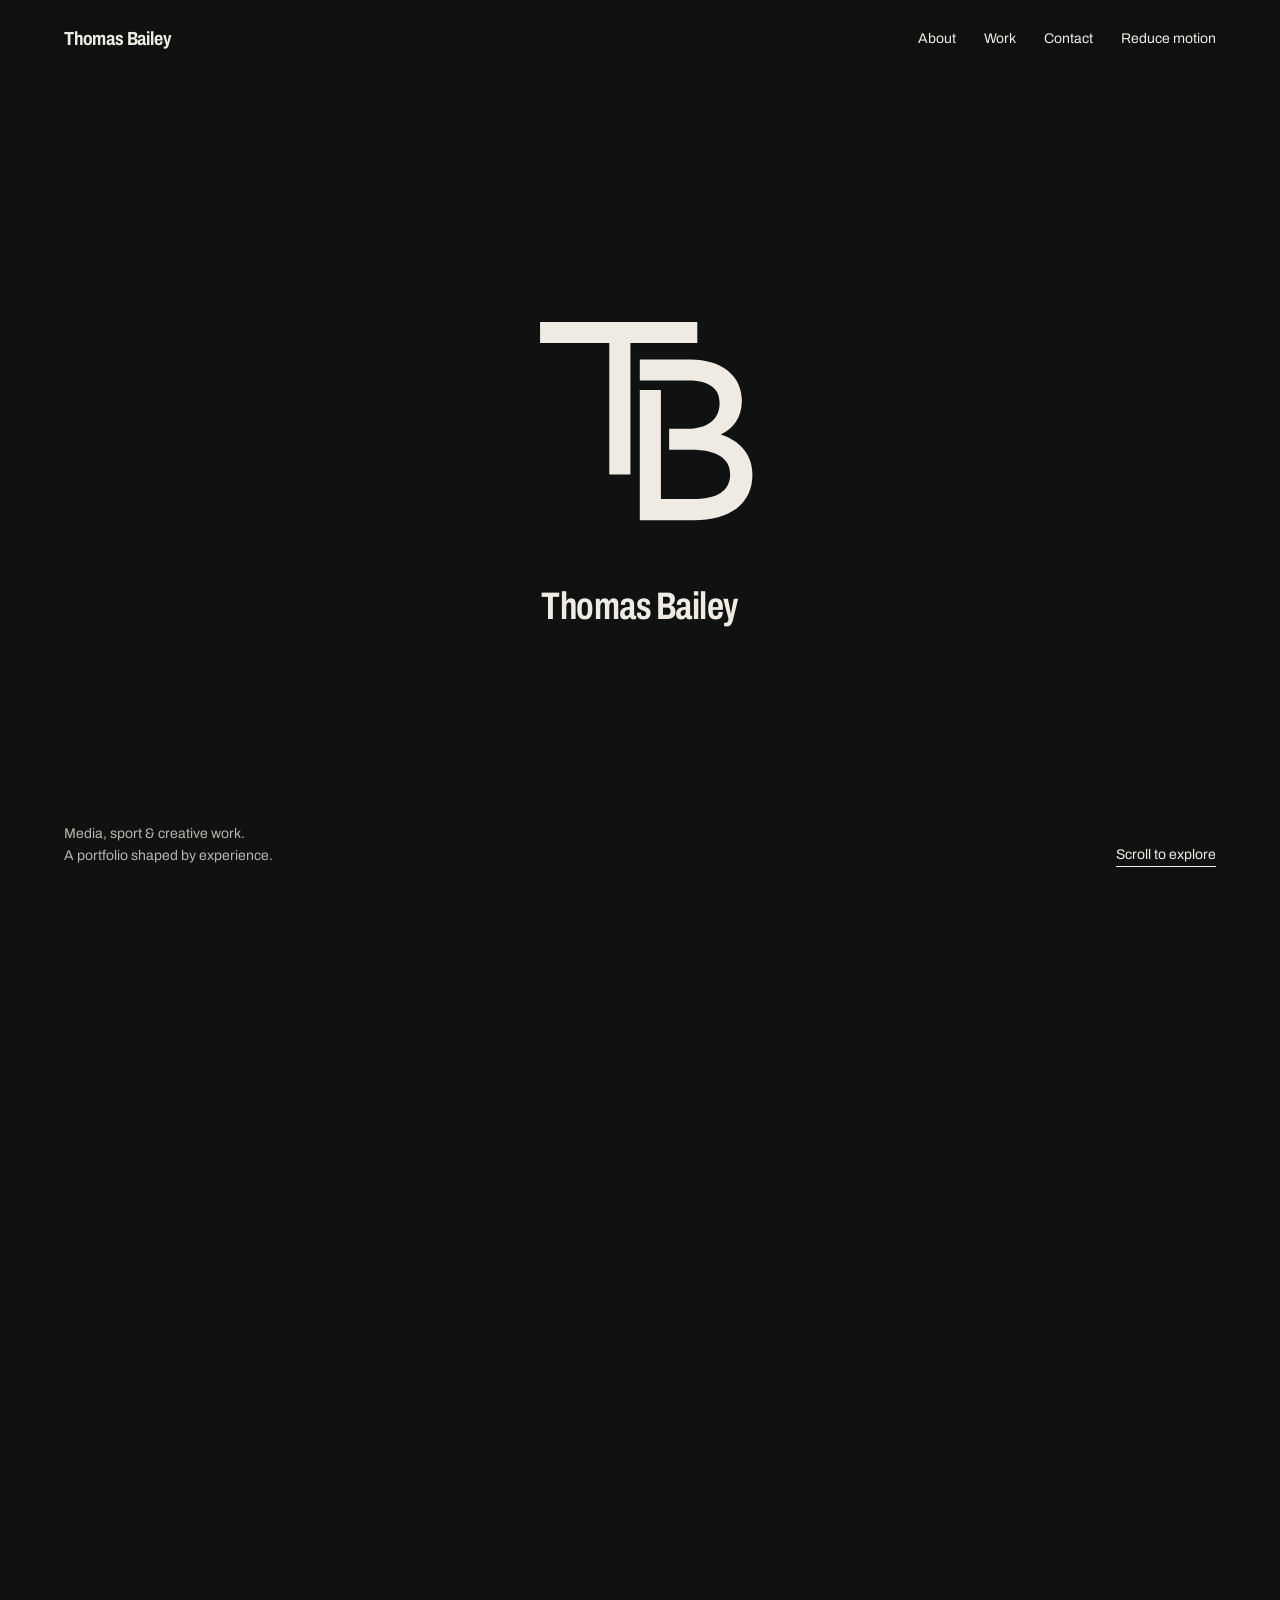
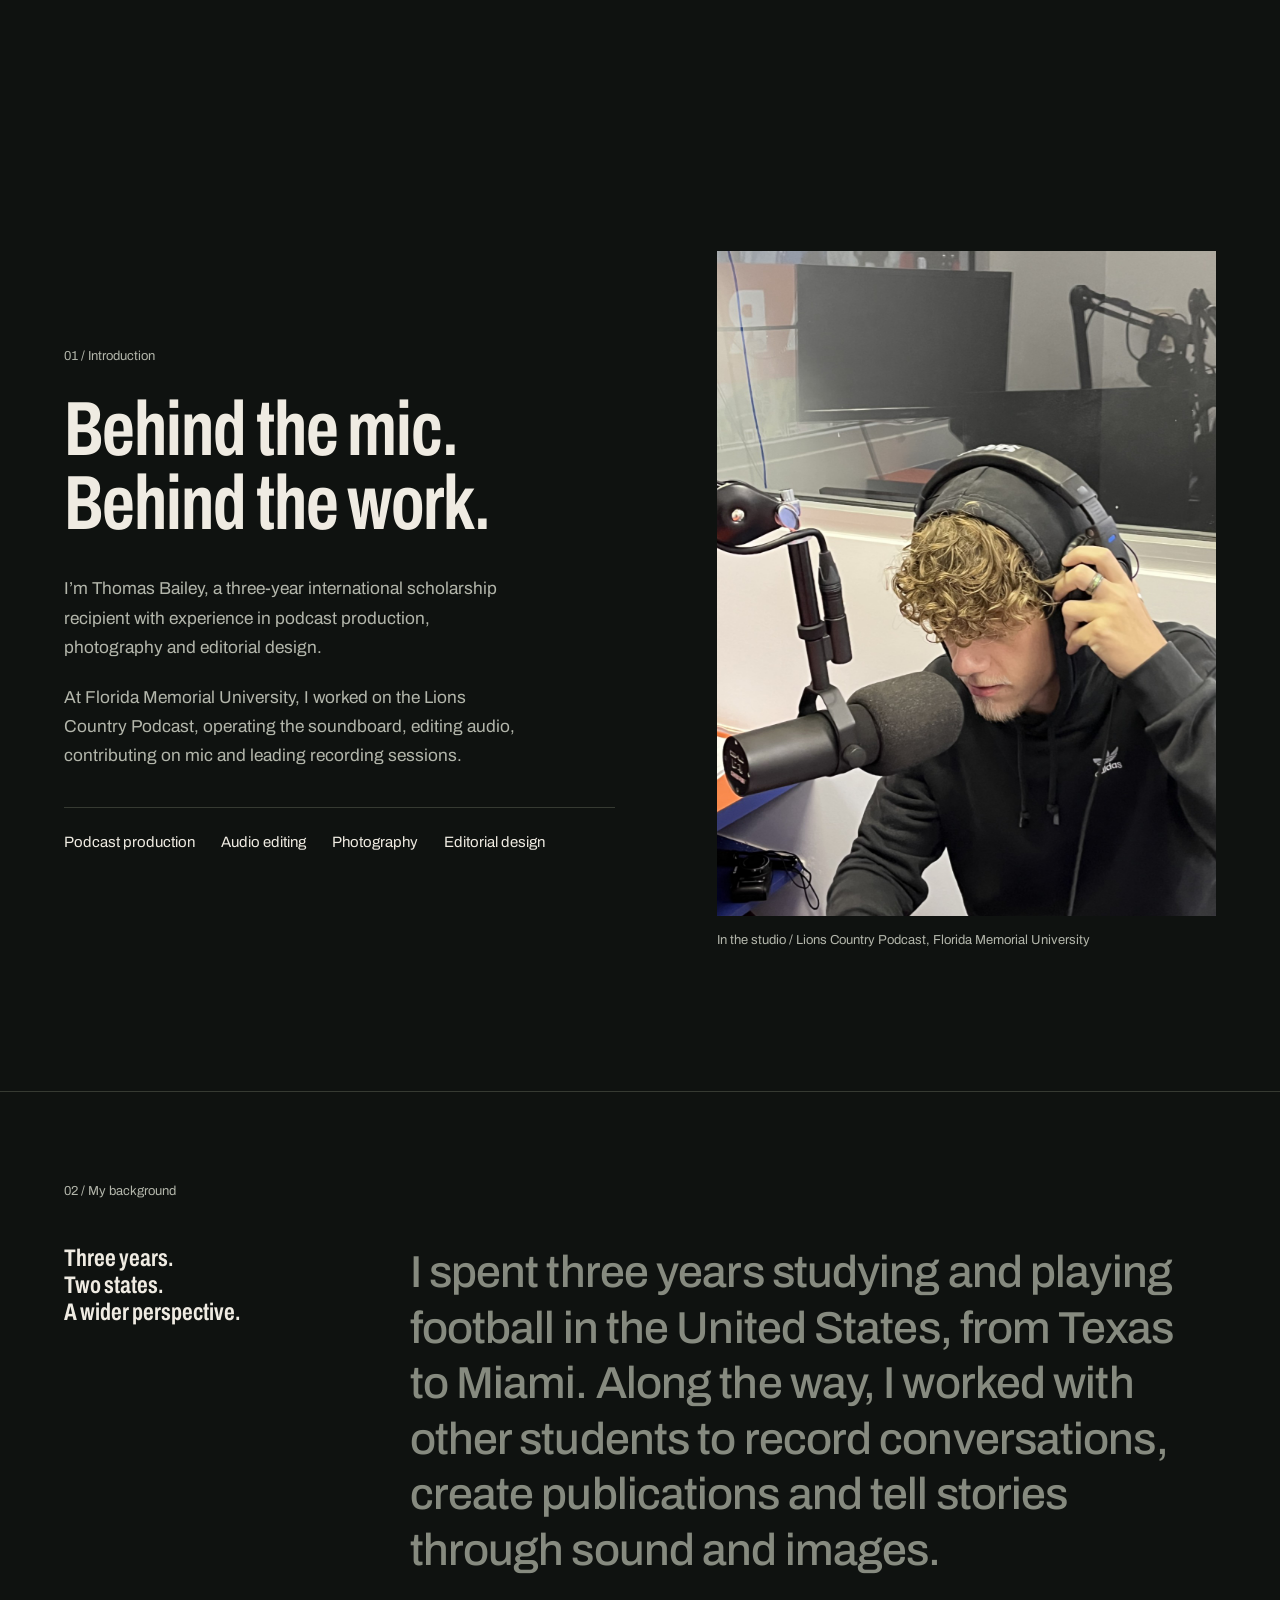
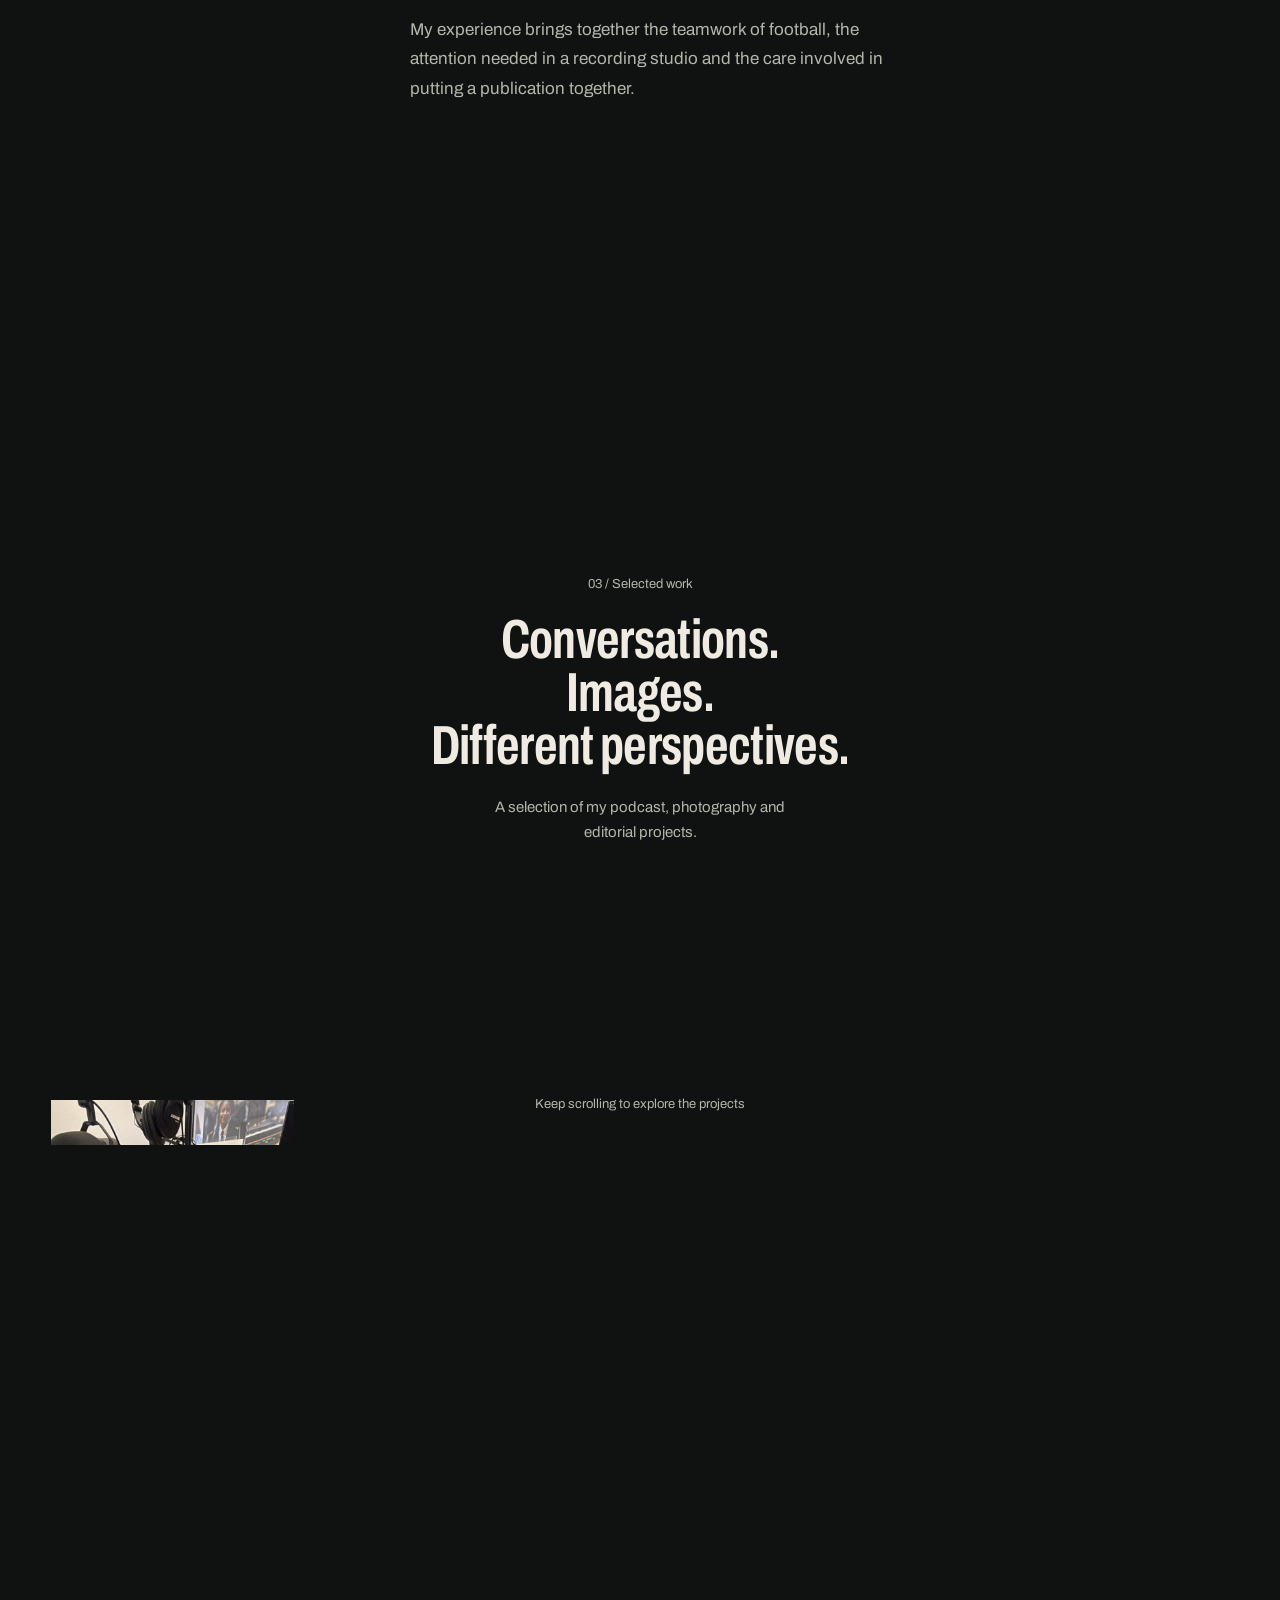
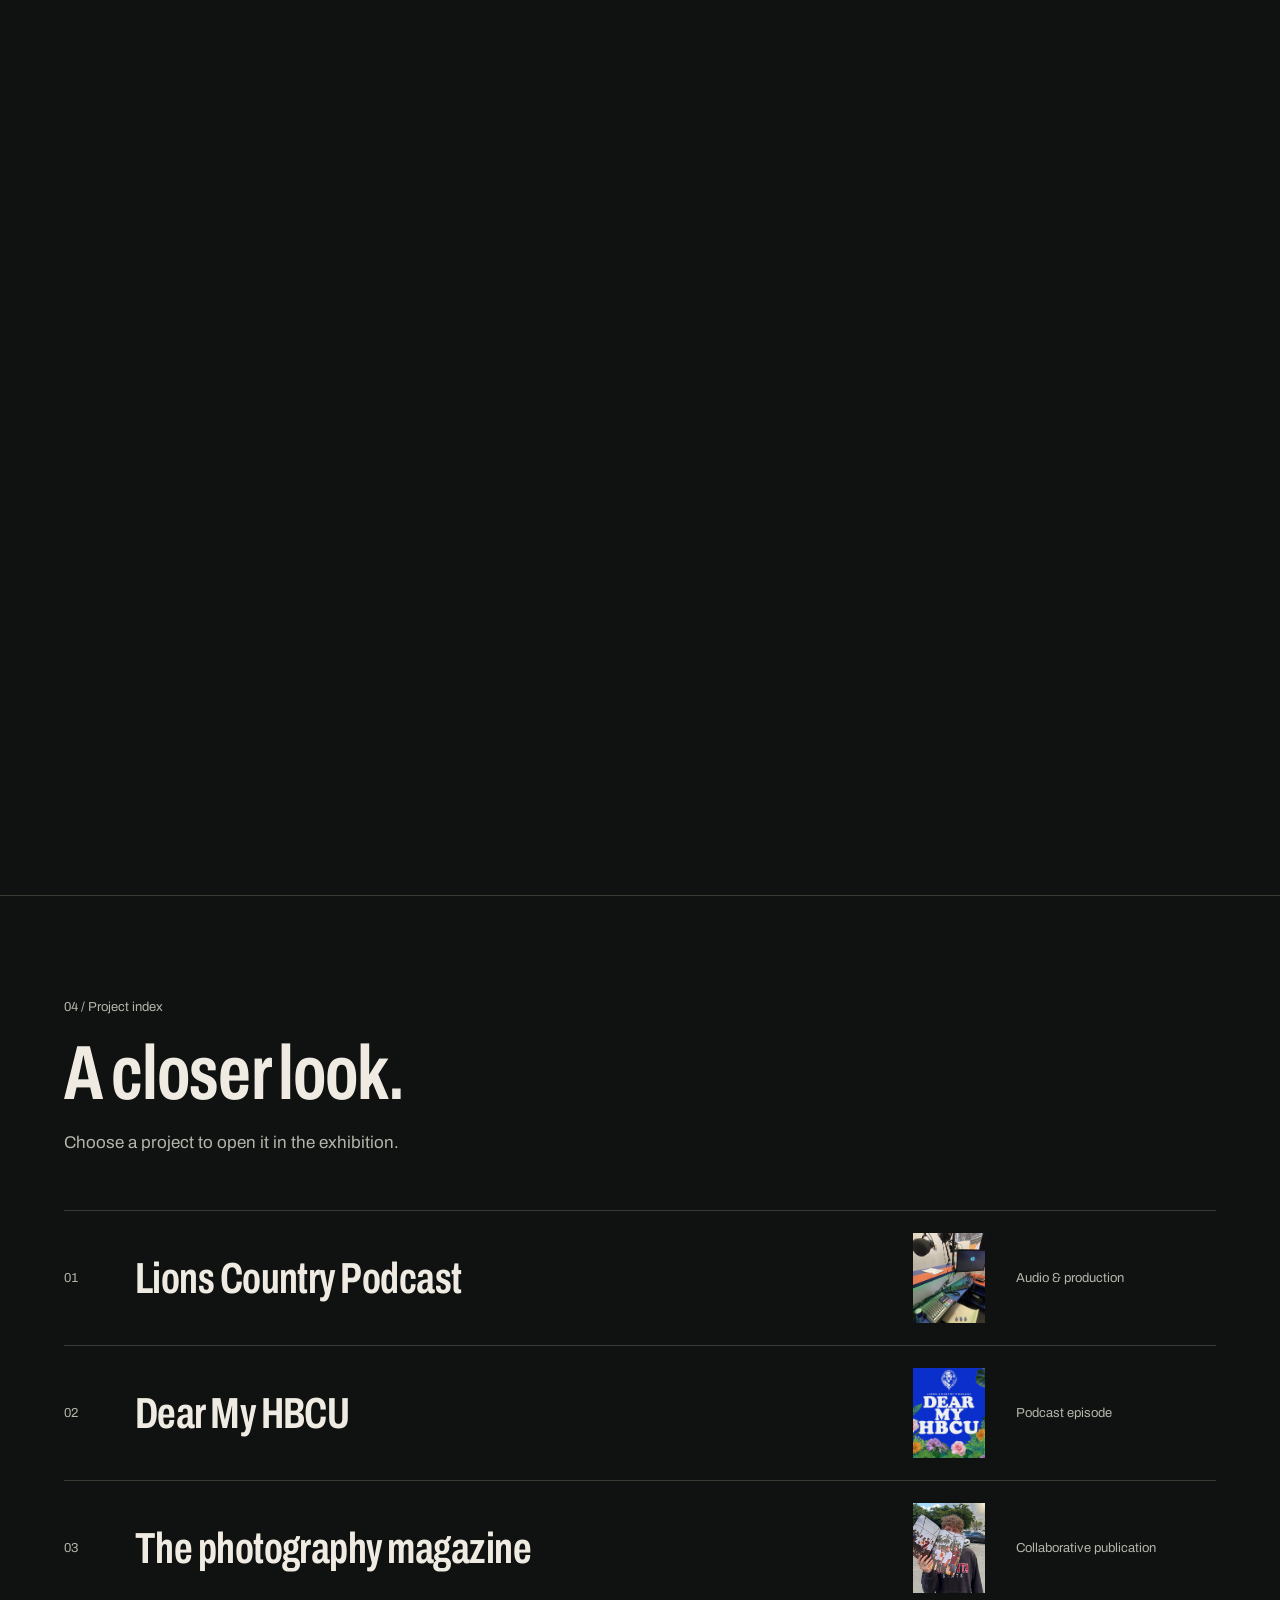
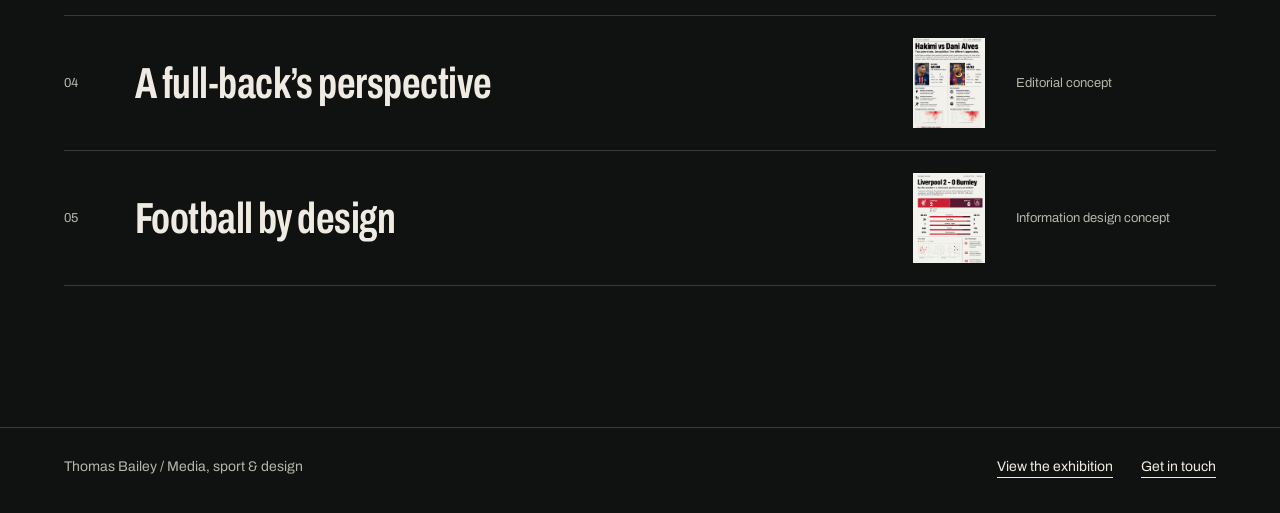
<file: index.html>
<!DOCTYPE html>
<html lang="en">
<head>
<meta charset="UTF-8">
<meta name="viewport" content="width=device-width, initial-scale=1">
<meta name="theme-color" content="#0f1210">
<meta name="description" content="Thomas Bailey's portfolio of podcast production, photography, editorial design and football storytelling.">
<meta property="og:type" content="website">
<meta property="og:title" content="Thomas Bailey | Media, Sport &amp; Design">
<meta property="og:description" content="Podcast production, photography, editorial design and football storytelling.">
<title>Thomas Bailey | Media, Sport &amp; Design</title>

<link rel="icon" href="favicon.svg" type="image/svg+xml">
<link rel="preconnect" href="https://fonts.googleapis.com">
<link rel="preconnect" href="https://fonts.gstatic.com" crossorigin>
<link href="https://fonts.googleapis.com/css2?family=Archivo:wdth,wght@62..125,100..900&display=swap" rel="stylesheet">
<link rel="stylesheet" href="styles.css">
</head>

<body class="page-home">
<header class="site-header">
  <a class="brand" href="#top">Thomas Bailey</a>
  <nav aria-label="Main navigation">
    <a href="#introduction">About</a>
    <a href="#selected-work">Work</a>
    <a class="nav-contact" href="mailto:Tom03bailey@outlook.com">Contact</a>
    <button id="motion-button" type="button" aria-pressed="false">Reduce motion</button>
  </nav>
</header>

<main>
  <!-- SECTION 01: OPENING TITLE CARD -->
  <section class="hero" id="top" aria-labelledby="hero-title">
    <div class="hero-stage">
      <div class="hero-mark">
        <!-- Custom geometric TB mark, built directly into the page. -->
        <svg class="monogram" viewBox="0 0 240 240" aria-hidden="true" focusable="false">
          <g fill="currentColor">
            <path d="M35 40H169V58H112V170H94V58H35Z"/>
            <path fill-rule="evenodd" d="
              M120 72H163
              C190 72 207 86 207 107
              C207 121 200 131 189 136
              C205 141 216 153 216 170
              C216 195 197 209 166 209
              H120V98H138V191H165
              C186 191 197 184 197 170
              C197 156 185 149 164 149
              H145V131H160
              C178 131 188 123 188 109
              C188 96 178 90 161 90
              H120Z"/>
          </g>
        </svg>
        <h1 class="hero-name display" id="hero-title">Thomas Bailey</h1>
      </div>

      <p class="hero-corner">
        Media, sport &amp; creative work.<br>
        A portfolio shaped by experience.
      </p>

      <a class="scroll-link" href="#introduction">Scroll to explore</a>
    </div>
  </section>

  <!-- SECTION 02: INTRODUCTION -->
  <section class="introduction" id="introduction" aria-labelledby="intro-title">
    <div>
      <p class="label">01 / Introduction</p>
      <h2 class="intro-heading display" id="intro-title">
        Behind the mic.<br>
        Behind the work.
      </h2>

      <p class="intro-copy">
        I’m Thomas Bailey, a three-year international scholarship
        recipient with experience in podcast production, photography
        and editorial design.
      </p>

      <p class="intro-copy">
        At Florida Memorial University, I worked on the Lions Country
        Podcast, operating the soundboard, editing audio, contributing
        on mic and leading recording sessions.
      </p>

      <ul class="roles" aria-label="Areas of experience">
        <li>Podcast production</li>
        <li>Audio editing</li>
        <li>Photography</li>
        <li>Editorial design</li>
      </ul>
    </div>

    <figure class="portrait">
      <div class="portrait-window">
        <img src="6.jpg"
             alt="Thomas Bailey wearing headphones and speaking into a studio microphone"
             width="1440" height="1920">
      </div>
      <figcaption>
        In the studio / Lions Country Podcast,
        Florida Memorial University
      </figcaption>
    </figure>
  </section>

  <!-- SECTION 03: BACKGROUND -->
  <section class="background" id="background" aria-labelledby="background-title">
    <p class="label">02 / My background</p>

    <div class="background-layout">
      <h2 class="background-heading" id="background-title">
        Three years.<br>Two states.<br>A wider perspective.
      </h2>

      <div>
        <p class="story" id="story">
          I spent three years studying and playing football in the
          United States, from Texas to Miami. Along the way, I worked
          with other students to record conversations, create
          publications and tell stories through sound and images.
        </p>

        <p class="story-note">
          My experience brings together the teamwork of football,
          the attention needed in a recording studio and the care
          involved in putting a publication together.
        </p>
      </div>
    </div>
  </section>

  <!-- SECTION 04: MOVING PROJECT COMPOSITION -->
  <section class="work-gallery" id="work-gallery" aria-labelledby="gallery-heading">
    <div class="gallery-stage">
      <div class="gallery-copy">
        <p class="label">03 / Selected work</p>
        <h2 class="display" id="gallery-heading">
          Conversations.<br>
          Images.<br>
          Different perspectives.
        </h2>
        <p>
          A selection of my podcast, photography
          and editorial projects.
        </p>
      </div>

      <div class="gallery-images" aria-hidden="true">
        <figure class="gallery-image image-one">
          <img src="podcast studio setup.jpg" alt="" width="710" height="1112" loading="lazy" decoding="async">
        </figure>
        <figure class="gallery-image image-two">
          <img src="dear-my-hbcu.jpg" alt="" width="1600" height="1600" loading="lazy" decoding="async">
        </figure>
        <figure class="gallery-image image-three">
          <img src="editorial-publication.jpg" alt="" width="1179" height="1292" loading="lazy" decoding="async">
        </figure>
        <figure class="gallery-image image-four">
          <img src="lions country pod flyer.jpg" alt="" width="1236" height="1600" loading="lazy" decoding="async">
        </figure>
        <figure class="gallery-image image-five">
          <img src="fullback-comparison.jpg" alt="" width="739" height="1024" loading="lazy" decoding="async">
        </figure>
        <figure class="gallery-image image-six">
          <img src="match-statistics.jpg" alt="" width="744" height="1024" loading="lazy" decoding="async">
        </figure>
      </div>

      <p class="gallery-instruction">Keep scrolling to explore the projects</p>
    </div>
  </section>

  <!-- SECTION 05: PROJECT INDEX -->
  <section class="project-index" id="selected-work" aria-labelledby="index-heading">
    <div class="index-intro">
      <p class="label">04 / Project index</p>
      <h2 class="display" id="index-heading">A closer look.</h2>
      <p>Choose a project to open it in the exhibition.</p>
    </div>

    <a class="project-row" href="work.html#studio-title">
      <span class="project-number">01</span>
      <span class="project-name display">Lions Country Podcast</span>
      <img src="podcast studio setup.jpg" alt="Podcast studio" width="710" height="1112" loading="lazy" decoding="async">
      <span class="project-type">Audio &amp; production</span>
    </a>

    <a class="project-row" href="work.html#hbcu-title">
      <span class="project-number">02</span>
      <span class="project-name display">Dear My HBCU</span>
      <img src="dear-my-hbcu.jpg" alt="Dear My HBCU artwork" width="1600" height="1600" loading="lazy" decoding="async">
      <span class="project-type">Podcast episode</span>
    </a>

    <a class="project-row" href="work.html#editorial-title">
      <span class="project-number">03</span>
      <span class="project-name display">The photography magazine</span>
      <img src="editorial-publication.jpg" alt="Thomas holding the student photography magazine" width="1179" height="1292" loading="lazy" decoding="async">
      <span class="project-type">Collaborative publication</span>
    </a>

    <a class="project-row" href="work.html#analysis-title">
      <span class="project-number">04</span>
      <span class="project-name display">A <span class="nowrap">full-back’s</span> perspective</span>
      <img src="fullback-comparison.jpg" alt="Full-back comparison editorial concept" width="739" height="1024" loading="lazy" decoding="async">
      <span class="project-type">Editorial concept</span>
    </a>

    <a class="project-row" href="work.html#statistics-title">
      <span class="project-number">05</span>
      <span class="project-name display">Football by design</span>
      <img src="match-statistics.jpg" alt="Football statistics layout concept" width="744" height="1024" loading="lazy" decoding="async">
      <span class="project-type">Information design concept</span>
    </a>
  </section>
</main>

<footer class="site-footer">
  <span>Thomas Bailey / Media, sport &amp; design</span>
  <nav aria-label="Footer">
    <a href="work.html">View the exhibition</a>
    <a href="mailto:Tom03bailey@outlook.com">Get in touch</a>
  </nav>
</footer>

<div class="progress" id="progress" aria-hidden="true"></div>

<script src="home.js"></script>
</body>
</html>
</file>
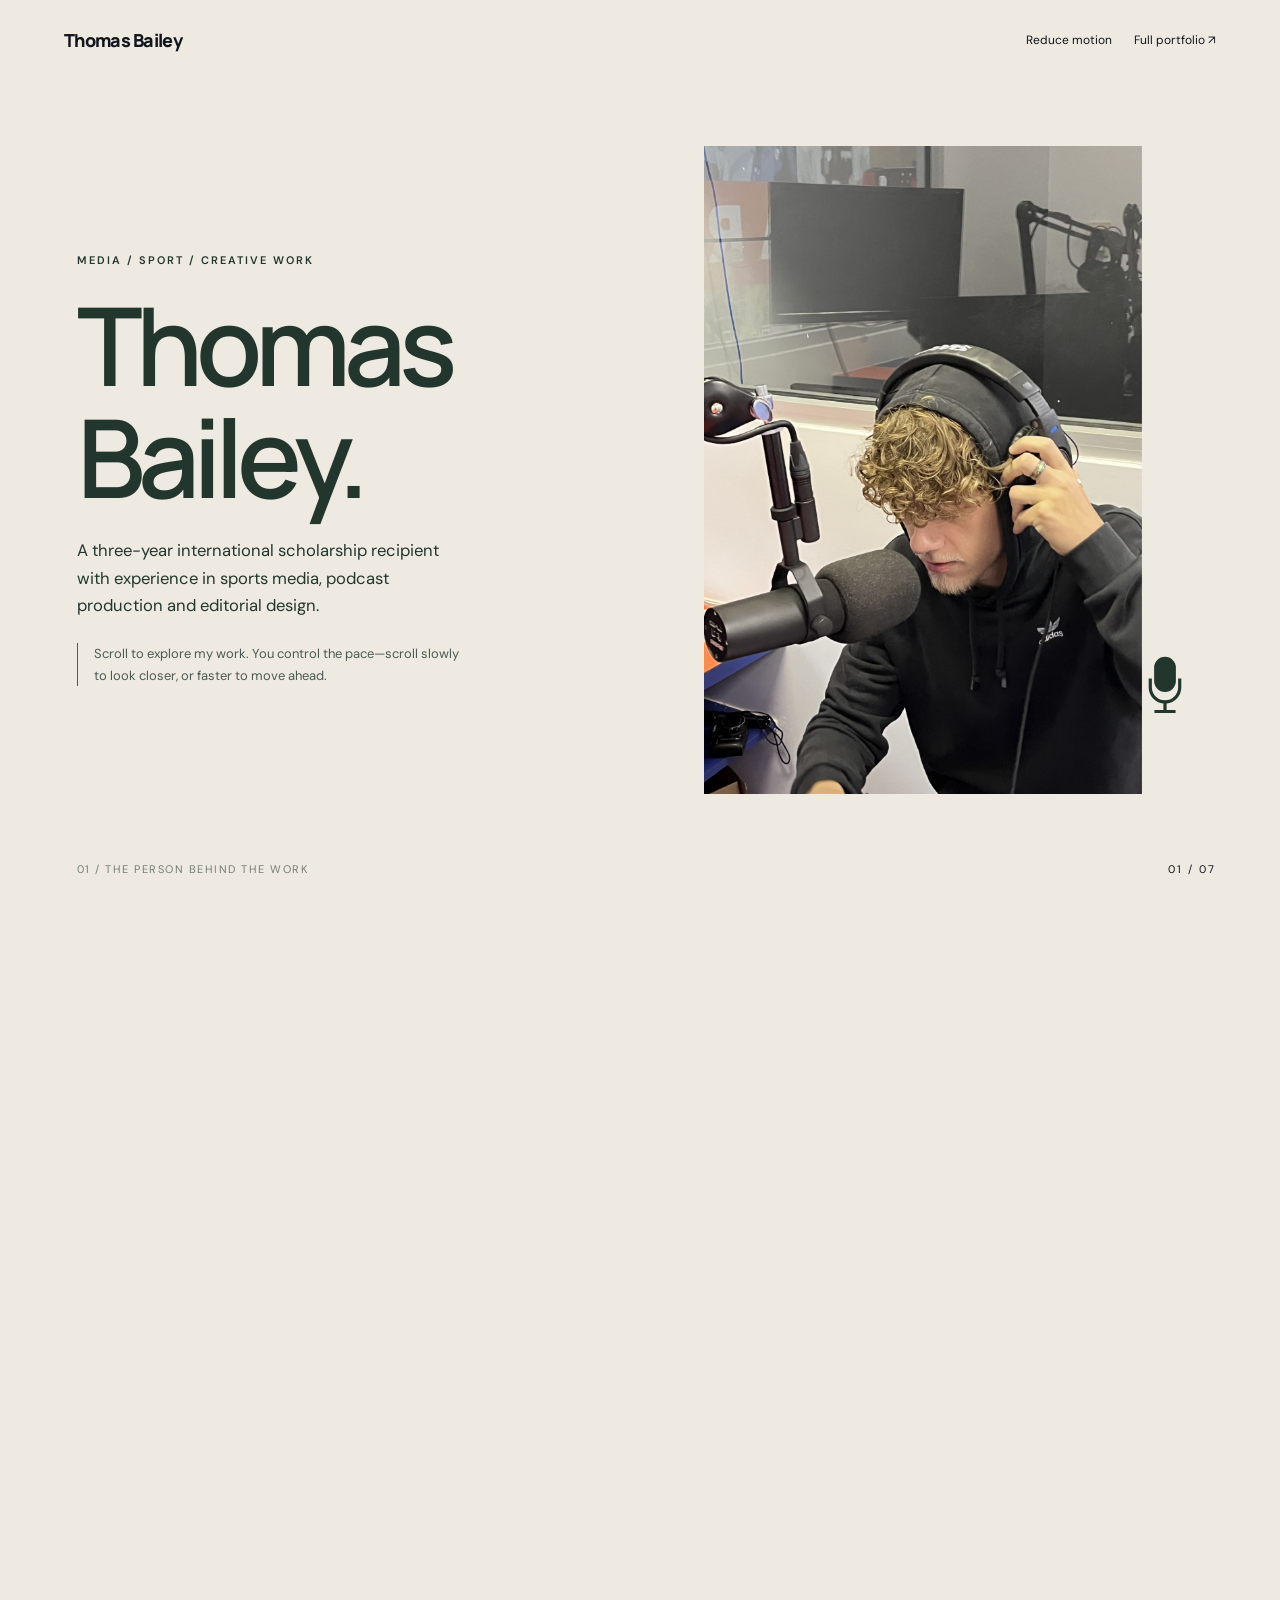
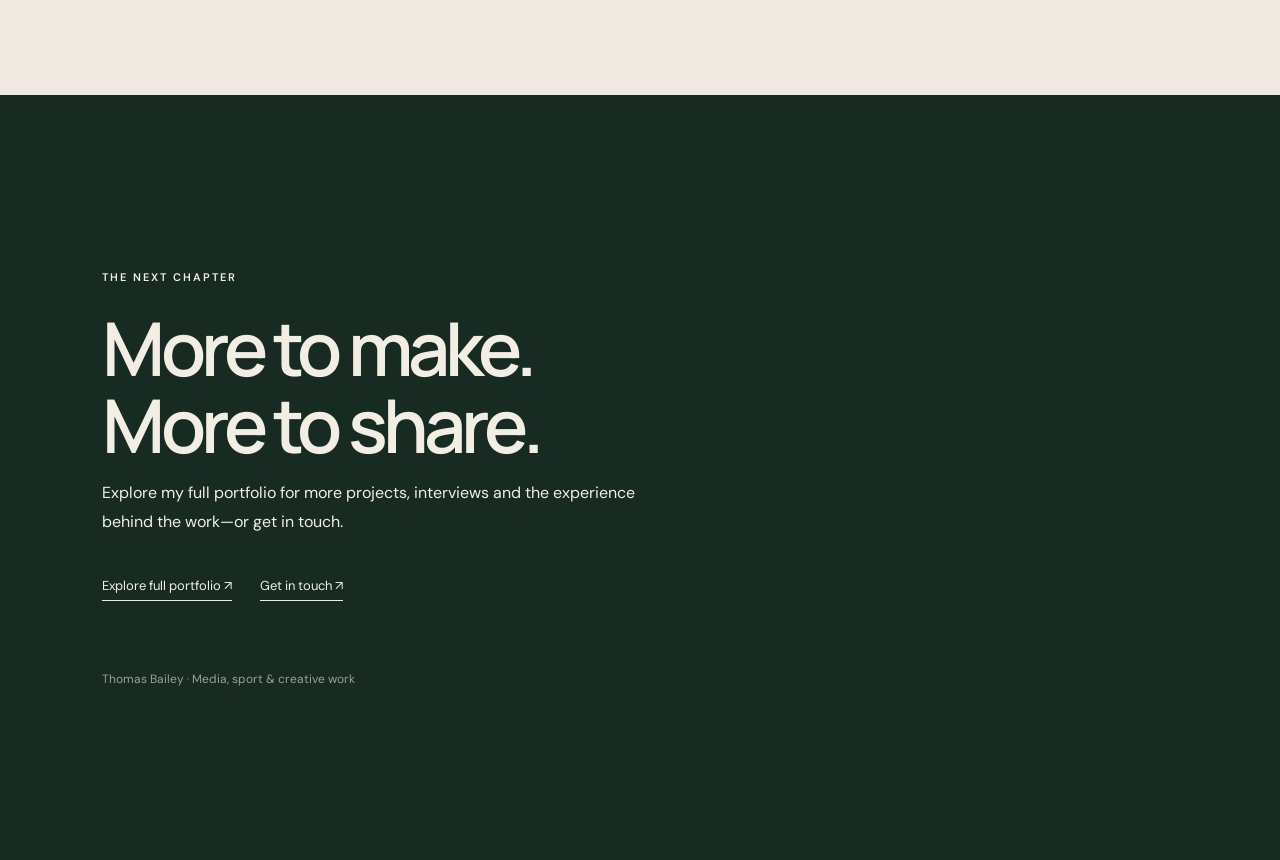
<file: portfolio-backup.html>
<!DOCTYPE html>
<html lang="en">
<head>
<meta charset="UTF-8">
<meta name="viewport" content="width=device-width, initial-scale=1">
<meta name="theme-color" content="#eeeae1">
<title>Thomas Bailey — Selected Work</title>

<link rel="preconnect" href="https://fonts.googleapis.com">
<link rel="preconnect" href="https://fonts.gstatic.com" crossorigin>
<link href="https://fonts.googleapis.com/css2?family=DM+Sans:wght@400;500;600&family=Manrope:wght@400;500;600;700;800&display=swap" rel="stylesheet">

<style>
:root {
  --paper: #eeeae1;
  --ink: #23362d;
}
* { box-sizing: border-box; }
html { background: var(--paper); }
body {
  margin: 0;
  color: var(--ink);
  font-family: "DM Sans", sans-serif;
}
a { color: inherit; }
button { font: inherit; }
a:focus-visible, button:focus-visible {
  outline: 3px solid #d6924e;
  outline-offset: 6px;
}
header {
  position: fixed;
  inset: 0 0 auto;
  z-index: 50;
  display: flex;
  justify-content: space-between;
  align-items: center;
  gap: 20px;
  padding: 24px 5vw;
  color: #fff;
  mix-blend-mode: difference;
}
.brand {
  text-decoration: none;
  font-family: Manrope, sans-serif;
  font-weight: 800;
  font-size: 18px;
  letter-spacing: -.7px;
}
header nav { display: flex; gap: 22px; align-items: center; }
header nav a, header button {
  font-size: 12px;
  text-decoration: none;
}
header button {
  background: none;
  border: 0;
  color: inherit;
  padding: 8px 0;
  cursor: pointer;
}
.scene {
  min-height: 100svh;
  padding: 110px 6vw 70px;
  background: var(--scene-bg, var(--paper));
  color: var(--scene-color, var(--ink));
  position: relative;
  display: grid;
  grid-template-columns: 1fr 1.15fr;
  gap: 6vw;
  align-items: center;
  overflow: hidden;
}
.copy { max-width: 510px; }
.eyebrow {
  font-size: 11px;
  text-transform: uppercase;
  letter-spacing: 2px;
  font-weight: 600;
  margin: 0 0 22px;
}
h1, h2, h3 {
  font-family: Manrope, sans-serif;
  margin: 0;
  font-weight: 600;
  letter-spacing: -.065em;
  line-height: 1.03;
}
h1 { font-size: clamp(62px, 8.5vw, 142px); }
h2 { font-size: clamp(42px, 5.8vw, 92px); }
.copy p:not(.eyebrow) {
  font-size: clamp(16px, 1.3vw, 20px);
  line-height: 1.65;
  max-width: 390px;
  margin: 24px 0 0;
}
.copy .hint {
  font-size: 13px !important;
  border-left: 1px solid currentColor;
  padding-left: 16px;
  opacity: .8;
}
.text-link {
  display: inline-block;
  margin-top: 24px;
  font-size: 13px;
  text-decoration: none;
  border-bottom: 1px solid currentColor;
  padding-bottom: 6px;
}
.visual {
  position: relative;
  width: 100%;
  height: 68svh;
  min-height: 300px;
  display: flex;
  justify-content: center;
  align-items: center;
}
.visual img {
  width: 100%;
  height: 100%;
  object-fit: contain;
  display: block;
}
.portrait .visual {
  width: 78%;
  height: 72svh;
  justify-self: center;
}
.portrait img {
  object-fit: cover;
  object-position: 50% 56%;
}
.portrait h1 {
  background: linear-gradient(125deg, #1f3028, #57725f);
  -webkit-background-clip: text;
  background-clip: text;
  color: transparent;
}
.studio {
  --scene-bg: #172d25;
  --scene-color: #f2eee4;
}
.studio .visual img {
  object-fit: cover;
  object-position: center;
}
.podcast { --scene-bg: #e7e2d6; }
.hbcu {
  --scene-bg: #1733ba;
  --scene-color: #fff;
}
.editorial { --scene-bg: #dfd7ca; }
.editorial .visual img { object-fit: cover; }
.analysis {
  --scene-bg: #24372f;
  --scene-color: #f3eee4;
}
.statistics { --scene-bg: #ede9e1; }

.chapter-number {
  position: absolute;
  bottom: 24px;
  left: 6vw;
  font-size: 11px;
  letter-spacing: 1.5px;
  opacity: .6;
}
.end {
  background: #172b23;
  color: #f2eee4;
  min-height: 85svh;
  padding: 110px 8vw;
  display: flex;
  flex-direction: column;
  justify-content: center;
}
.end h2 { max-width: 900px; }
.end p { max-width: 540px; line-height: 1.8; }
.end .links { display: flex; flex-wrap: wrap; gap: 28px; }
footer {
  margin-top: 70px;
  font-size: 12px;
  opacity: .6;
}
.progress {
  position: fixed;
  bottom: 0;
  left: 0;
  height: 3px;
  width: 100%;
  z-index: 60;
  background: #bd925d;
  transform: scaleX(0);
  transform-origin: left;
}
.counter {
  display: none;
  position: fixed;
  bottom: 24px;
  right: 5vw;
  z-index: 40;
  color: white;
  mix-blend-mode: difference;
  font-size: 11px;
  letter-spacing: 2px;
}

/* Animation is enabled only after JavaScript has initialized. */
body.animated .journey { height: var(--journey-height); }
body.animated .stage {
  position: sticky;
  top: 0;
  height: 100svh;
  overflow: hidden;
  isolation: isolate;
}
body.animated .scene {
  position: absolute;
  inset: 0;
  height: 100%;
  min-height: 0;
  will-change: transform, clip-path;
}
body.animated .visual,
body.animated .copy {
  will-change: transform, opacity;
}
body.animated .counter { display: block; }

@media (max-width: 700px) {
  header { padding: 17px 6vw; }
  .brand { font-size: 16px; }
  header nav { gap: 14px; }
  header nav a, header button { font-size: 10px; }
  .scene {
    grid-template-columns: 1fr;
    grid-template-rows: auto minmax(0, 1fr);
    gap: 22px;
    padding: 90px 7vw 55px;
    align-content: center;
  }
  .copy { max-width: 100%; }
  h1 { font-size: clamp(54px, 15vw, 85px); }
  h2 { font-size: clamp(37px, 10vw, 58px); }
  .eyebrow { font-size: 9px; margin-bottom: 12px; }
  .copy p:not(.eyebrow) {
    font-size: 14px;
    line-height: 1.5;
    margin-top: 13px;
    max-width: 440px;
  }
  .copy .hint { font-size: 11px !important; }
  .text-link { margin-top: 12px; font-size: 11px; }
  .visual, .portrait .visual {
    width: 100%;
    height: 100%;
    min-height: 0;
  }
  .portrait .visual { width: 76%; }
  .portrait img { object-position: 50% 55%; }
  body:not(.animated) .visual {
    height: 55svh;
  }
  .chapter-number { bottom: 20px; font-size: 9px; }
  .counter { bottom: 20px; font-size: 9px; }
  .end { padding: 95px 7vw 65px; }
}
@media (max-height: 620px) and (min-width: 701px) {
  .scene { padding-top: 85px; padding-bottom: 45px; }
  h1 { font-size: 70px; }
  h2 { font-size: 48px; }
  .copy p:not(.eyebrow) { font-size: 14px; margin-top: 14px; }
  .visual, .portrait .visual { height: 70svh; }
}
  /* Solid lettering replaces the previous gradient. */
.portrait h1 {
  background: none;
  color: #23362d;
  -webkit-text-fill-color: #23362d;
}

/* Incoming scenes appear through custom silhouettes. */
body.animated .scene:not(:first-child) {
  -webkit-mask-image: var(--reveal-mask);
  mask-image: var(--reveal-mask);

  -webkit-mask-repeat: no-repeat;
  mask-repeat: no-repeat;

  -webkit-mask-position: center;
  mask-position: center;

  -webkit-mask-size: 0 0;
  mask-size: 0 0;

  will-change: mask-size, opacity;
}

body.animated .visual {
  transform-origin: 50% 55%;
}

/* Keep the normal reading layout when motion is reduced. */
body:not(.animated) .scene {
  -webkit-mask-image: none;
  mask-image: none;
}
  .transition-symbol {
  display: none;
}

body.animated .transition-symbol {
  display: block;
  position: absolute;
  width: 64px;
  height: 64px;
  background: currentColor;
  pointer-events: none;
  transform: translate(-50%, -50%);
  -webkit-mask-image: var(--symbol-mask);
  mask-image: var(--symbol-mask);
  -webkit-mask-size: contain;
  mask-size: contain;
  -webkit-mask-repeat: no-repeat;
  mask-repeat: no-repeat;
  -webkit-mask-position: center;
  mask-position: center;
}
</style>
</head>

<body>
<header>
  <a class="brand" href="#">Thomas Bailey</a>
  <nav>
    <button id="motion" type="button" aria-pressed="false">Reduce motion</button>
    <a href="https://thomasbaileyportfolio.lovable.app"
       target="_blank" rel="noopener">Full portfolio ↗</a>
  </nav>
</header>

<main>
<div class="journey" id="journey">
<div class="stage" id="stage">

<section class="scene portrait" aria-labelledby="title">
  <div class="copy">
    <p class="eyebrow">Media / Sport / Creative work</p>
    <h1 id="title">Thomas<br>Bailey.</h1>
    <p>A three-year international scholarship recipient with experience in sports media, podcast production and editorial design.</p>
    <p class="hint">Scroll to explore my work. You control the pace—scroll slowly to look closer, or faster to move ahead.</p>
  </div>
  <div class="visual">
    <img src="6.jpg" alt="Thomas Bailey wearing headphones at a studio microphone"
         fetchpriority="high">
  </div>
  <span class="chapter-number">01 / THE PERSON BEHIND THE WORK</span>
</section>

<section class="scene studio" aria-labelledby="studio-title">
  <div class="copy">
    <p class="eyebrow">Audio / Production</p>
    <h2 id="studio-title">Behind the<br>conversation.</h2>
    <p>From operating the soundboard to editing audio and contributing on mic: my work with the Lions Country Podcast at Florida Memorial University.</p>
    <a class="text-link" href="podcast studio setup.jpg" target="_blank" rel="noopener">View photograph ↗</a>
  </div>
  <div class="visual">
    <img src="podcast studio setup.jpg" alt="Podcast studio with microphones and an audio mixing desk">
  </div>
  <span class="chapter-number">02 / INSIDE THE STUDIO</span>
</section>

<section class="scene podcast" aria-labelledby="podcast-title">
  <div class="copy">
    <p class="eyebrow">Lions Country Podcast</p>
    <h2 id="podcast-title">A platform<br>for voices.</h2>
    <p>Conversations, interviews and perspectives from the Florida Memorial University community.</p>
    <a class="text-link" href="lions country pod flyer.jpg" target="_blank" rel="noopener">View project poster ↗</a>
  </div>
  <div class="visual">
    <img src="lions country pod flyer.jpg" alt="Blue and orange Lions Country Podcast promotional poster">
  </div>
  <span class="chapter-number">03 / THE PODCAST</span>
</section>

<section class="scene hbcu" aria-labelledby="hbcu-title">
  <div class="copy">
    <p class="eyebrow">Episode spotlight</p>
    <h2 id="hbcu-title">Dear<br>My HBCU.</h2>
    <p>An episode from Lions Country Podcast, bringing another perspective to the university conversation.</p>
    <a class="text-link" href="dear-my-hbcu.jpg" target="_blank" rel="noopener">View episode artwork ↗</a>
  </div>
  <div class="visual">
    <img src="dear-my-hbcu.jpg" alt="Dear My HBCU episode artwork with white lettering and flowers on blue">
  </div>
  <span class="chapter-number">04 / EPISODE ARTWORK</span>
</section>

<section class="scene editorial" aria-labelledby="editorial-title">
  <div class="copy">
    <p class="eyebrow">Photography / Print</p>
    <h2 id="editorial-title">From an idea<br>to a printed page.</h2>
    <p>A student photography magazine created collaboratively with fellow students. A chance to bring photographs, layout and storytelling together in print.</p>
    <a class="text-link" href="editorial-publication.jpg" target="_blank" rel="noopener">View photograph ↗</a>
  </div>
  <div class="visual">
    <img src="editorial-publication.jpg" alt="Thomas holding an open copy of the collaborative student photography magazine">
  </div>
  <span class="chapter-number">05 / THE PHOTOGRAPHY MAGAZINE</span>
</section>

<section class="scene analysis" aria-labelledby="analysis-title">
  <div class="copy">
    <p class="eyebrow">Football / Visual storytelling</p>
    <h2 id="analysis-title">One position.<br>Different styles.</h2>
    <p>A full-back comparison concept exploring how typography, player imagery and pitch graphics can make football analysis easier to follow.</p>
    <a class="text-link" href="fullback-comparison.jpg" target="_blank" rel="noopener">Open full design ↗</a>
  </div>
  <div class="visual">
    <img src="fullback-comparison.jpg" alt="Football editorial concept comparing Achraf Hakimi and Dani Alves">
  </div>
  <span class="chapter-number">06 / EDITORIAL DESIGN CONCEPT</span>
</section>

<section class="scene statistics" aria-labelledby="statistics-title">
  <div class="copy">
    <p class="eyebrow">Information / Design</p>
    <h2 id="statistics-title">Making the<br>numbers visual.</h2>
    <p>A football statistics layout concept, combining charts, a shot map and a clear reading order. Presented as a design study.</p>
    <a class="text-link" href="match-statistics.jpg" target="_blank" rel="noopener">Open full design ↗</a>
  </div>
  <div class="visual">
    <img src="match-statistics.jpg" alt="Football statistics design concept featuring Liverpool and Burnley">
  </div>
  <span class="chapter-number">07 / DATA DESIGN CONCEPT</span>
</section>

</div>
</div>

<section class="end">
  <p class="eyebrow">The next chapter</p>
  <h2>More to make.<br>More to share.</h2>
  <p>Explore my full portfolio for more projects, interviews and the experience behind the work—or get in touch.</p>
  <div class="links">
    <a class="text-link" href="https://thomasbaileyportfolio.lovable.app"
       target="_blank" rel="noopener">Explore full portfolio ↗</a>
    <a class="text-link" href="mailto:Tom03bailey@outlook.com">Get in touch ↗</a>
  </div>
  <footer>Thomas Bailey · Media, sport & creative work</footer>
</section>
</main>

<div class="counter" id="counter" aria-hidden="true">01 / 07</div>
<div class="progress" id="progress" aria-hidden="true"></div>

<script>
(() => {
  const journey = document.getElementById("journey");
  const scenes = [...document.querySelectorAll(".scene")];
  const motionButton = document.getElementById("motion");
  const counter = document.getElementById("counter");
  const progress = document.getElementById("progress");
  const preference = matchMedia("(prefers-reduced-motion: reduce)");

  let reduced = preference.matches;
  let pending = false;
  let step = 1;
  let active = 0;

  const clamp = n => Math.max(0, Math.min(1, n));
  const smooth = n => {
    n = clamp(n);
    return n * n * (3 - 2 * n);
  };

  function svgMask(content) {
    const svg = `
      <svg xmlns="http://www.w3.org/2000/svg"
           viewBox="0 0 200 200">
        <g fill="white">${content}</g>
      </svg>`;
    return `url("data:image/svg+xml,${encodeURIComponent(svg)}")`;
  }

  const masks = [
    null,

    // Microphone: capsule, supporting arm, stem and base.
    svgMask(`
      <rect x="66" y="15" width="68" height="110" rx="34"/>
      <path d="M49 83h10v27a41 41 0 0 0 82 0V83h10v27
               a51 51 0 0 1-46 51v20h28v10H67v-10h28v-20
               a51 51 0 0 1-46-51z"/>
    `),

    // Three fader-like strips from the soundboard.
    svgMask(`
      <rect x="40" y="25" width="32" height="150" rx="16"/>
      <rect x="84" y="5" width="32" height="190" rx="16"/>
      <rect x="128" y="40" width="32" height="120" rx="16"/>
    `),

    // Circular opening into the episode artwork.
    svgMask(`<circle cx="100" cy="100" r="68"/>`),

    // An open magazine, with a shallow central fold.
    svgMask(`
      <path d="M15 35Q58 20 100 43Q142 20 185 35
               V166Q142 151 100 174Q58 151 15 166Z"/>
    `),

    // Football centre circle.
    svgMask(`<circle cx="100" cy="100" r="68"/>`),

    // An editorial page.
    svgMask(`
      <path d="M38 12H140L166 38V188H38Z"/>
    `)
  ];

    // Each position belongs to the symbol on the outgoing page.
  // Values are horizontal and vertical fractions of the screen.
 const desktopOrigins = [
  [.91, .76], // Portrait: lower-right.
  [.49, .30], // Studio: upper gap between columns.
  [.48, .71], // Podcast: lower central gap.
  [.47, .45], // HBCU: beside the heading, between columns.
  [.90, .18], // Magazine: above the photograph.
  [.52, .84]  // Football: below and between the columns.
];

  const mobileOrigins = [
  [.89, .88],
  [.10, .62],
  [.90, .74],
  [.10, .84],
  [.90, .57],
  [.10, .73]
];

  function originFor(index) {
    const positions = innerWidth <= 700
      ? mobileOrigins
      : desktopOrigins;

    const point = positions[index] || [.85, .83];
    const bounds = document.getElementById("stage")
      .getBoundingClientRect();

    return {
      x: point[0] * bounds.width,
      y: point[1] * bounds.height
    };
  }

  const symbols = scenes.map((scene, i) => {
    if (i === scenes.length - 1) return null;

    const symbol = document.createElement("span");
    symbol.className = "transition-symbol";
    symbol.setAttribute("aria-hidden", "true");
    symbol.style.setProperty("--symbol-mask", masks[i + 1]);
    scene.appendChild(symbol);
    return symbol;
  });

  function setMaskSize(scene, value) {
    scene.style.maskSize = value;
    scene.style.webkitMaskSize = value;
  }

  function render() {
    pending = false;

    const travel =
      document.documentElement.scrollHeight - innerHeight;

    progress.style.transform =
      `scaleX(${clamp(scrollY / Math.max(1, travel))})`;

    if (reduced) return;

    const position = Math.max(
      0,
      Math.min(
        scenes.length,
        -journey.getBoundingClientRect().top / step
      )
    );

    const diagonal = Math.hypot(innerWidth, innerHeight);
    active = 0;

    scenes.forEach((scene, i) => {
      const copy = scene.querySelector(".copy");
      const visual = scene.querySelector(".visual");

      // Hold each composition before revealing the next.
      const entry = i === 0
        ? 1
        : clamp((position - (i - 1) - .36) / .64);

      const exit = i === scenes.length - 1
        ? 0
        : clamp((position - i - .36) / .64);

      scene.style.zIndex = String(i + 1);
      scene.style.visibility = entry > 0 ? "visible" : "hidden";

      // Remove the previous horizontal wipe.
      scene.style.clipPath = "none";
      scene.style.transform = "none";

           // Position the visible symbol on this chapter.
      const symbol = symbols[i];

      if (symbol) {
        const origin = originFor(i);
        const symbolGrowth = 1 + smooth(exit / .22) * .3;

        symbol.style.left = `${origin.x}px`;
        symbol.style.top = `${origin.y}px`;
        symbol.style.transform =
          `translate(-50%, -50%) scale(${symbolGrowth})`;

        // It appears with the chapter, then hands over to the reveal.
        const arrived = i === 0
          ? 1
          : smooth((entry - .82) / .18);

        symbol.style.opacity = String(
          arrived * (1 - smooth(exit / .2))
        );
      }

      if (i > 0) {
        // Use the previous chapter's symbol as the reveal origin.
        const origin = originFor(i - 1);
        const growth = Math.pow(smooth(entry), 2.2);
        const size = 64 + growth * diagonal * 14;

        setMaskSize(scene, `${size}px ${size}px`);

        // Pixel offsets keep the mask anchored as it expands.
        const maskPosition =
          `${origin.x - size / 2}px ${origin.y - size / 2}px`;

        scene.style.maskPosition = maskPosition;
        scene.style.webkitMaskPosition = maskPosition;
        scene.style.opacity = String(smooth(entry / .2));
      } else {
        scene.style.opacity = "1";
      }

      // The outgoing photograph moves towards the visitor.
      const zoom = smooth(exit);
      const incomingZoom = 1 - smooth(entry);

      visual.style.transform =
        `translate3d(0, ${-zoom * 3}%, 0)
         scale(${1 + zoom * .3 + incomingZoom * .12})`;

      /*
       * Separate text timing prevents two headings from
       * competing during a transition.
       */
      const textIn = i === 0
        ? 1
        : smooth((entry - .76) / .24);

      const textOut = 1 - smooth(exit / .28);

      copy.style.opacity = String(textIn * textOut);
      copy.style.transform =
        `translate3d(0, ${(1 - textIn) * 16}px, 0)`;

      const label = scene.querySelector(".chapter-number");
      if (label) {
        label.style.opacity = String(.6 * textIn * textOut);
      }

      if (entry >= .88) active = i;
    });

    scenes.forEach((scene, i) => {
      scene.inert = i !== active;
    });

    counter.textContent =
      `${String(active + 1).padStart(2, "0")} / ` +
      String(scenes.length).padStart(2, "0");

    counter.style.opacity =
      journey.getBoundingClientRect().bottom > innerHeight * .5
        ? "1"
        : "0";
  }

  function configure() {
    step = innerHeight * 1.65;

    journey.style.setProperty(
      "--journey-height",
      `${innerHeight + scenes.length * step}px`
    );

    document.body.classList.toggle("animated", !reduced);

    scenes.forEach((scene, i) => {
      scene.removeAttribute("style");
      scene.querySelector(".copy").removeAttribute("style");
      scene.querySelector(".visual").removeAttribute("style");

      const label = scene.querySelector(".chapter-number");
      if (label) label.removeAttribute("style");

      scene.inert = false;

      if (i > 0) {
        scene.style.setProperty("--reveal-mask", masks[i]);
      }
    });

    motionButton.textContent =
      reduced ? "Enable motion" : "Reduce motion";

    motionButton.setAttribute("aria-pressed", String(reduced));
    render();
  }

  function requestRender() {
    if (pending) return;
    pending = true;
    requestAnimationFrame(render);
  }

  motionButton.addEventListener("click", () => {
    const current = active;
    reduced = !reduced;
    configure();

    if (reduced) {
      scenes[current].scrollIntoView({ block: "start" });
    } else {
      window.scrollTo(0, journey.offsetTop + current * step);
    }
  });

  preference.addEventListener("change", event => {
    reduced = event.matches;
    configure();
  });

  window.addEventListener("scroll", requestRender, { passive: true });
  window.addEventListener("resize", configure);

  configure();
})();
</script>
</body>
</html>
</file>
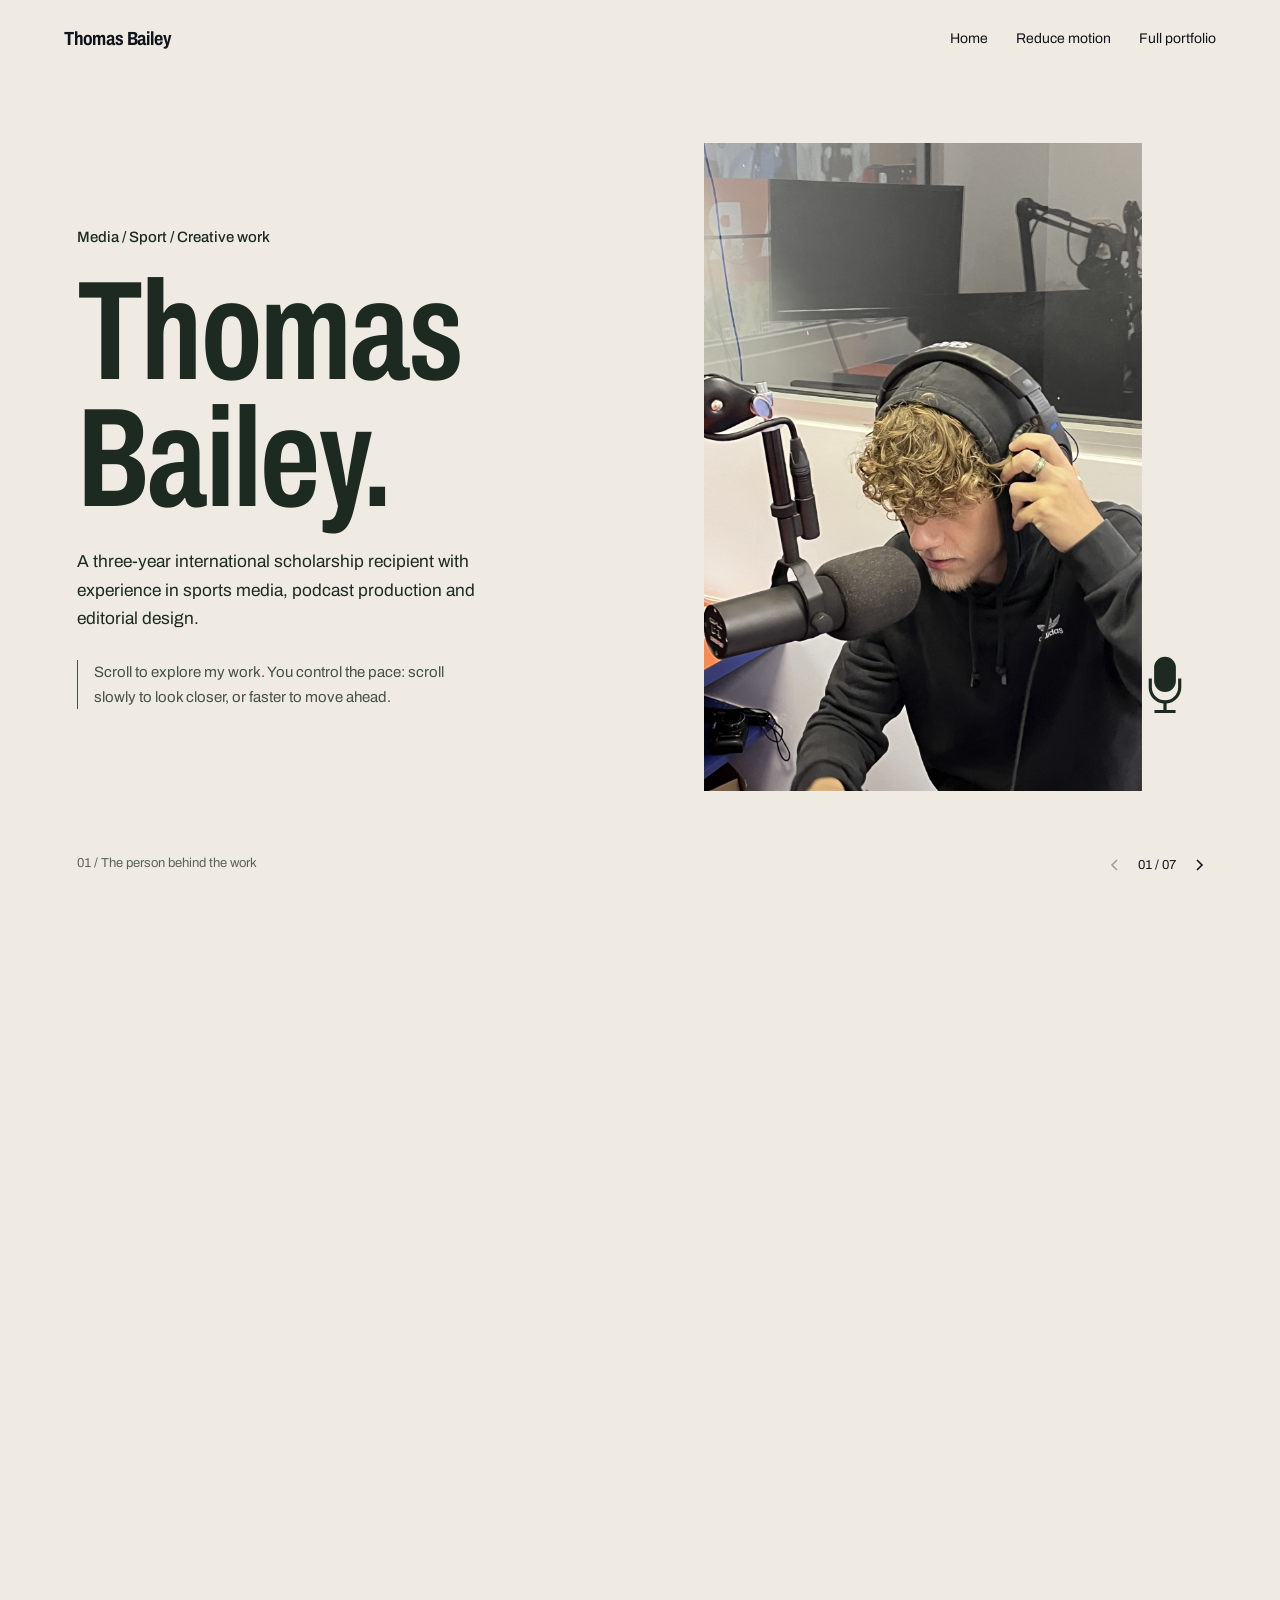
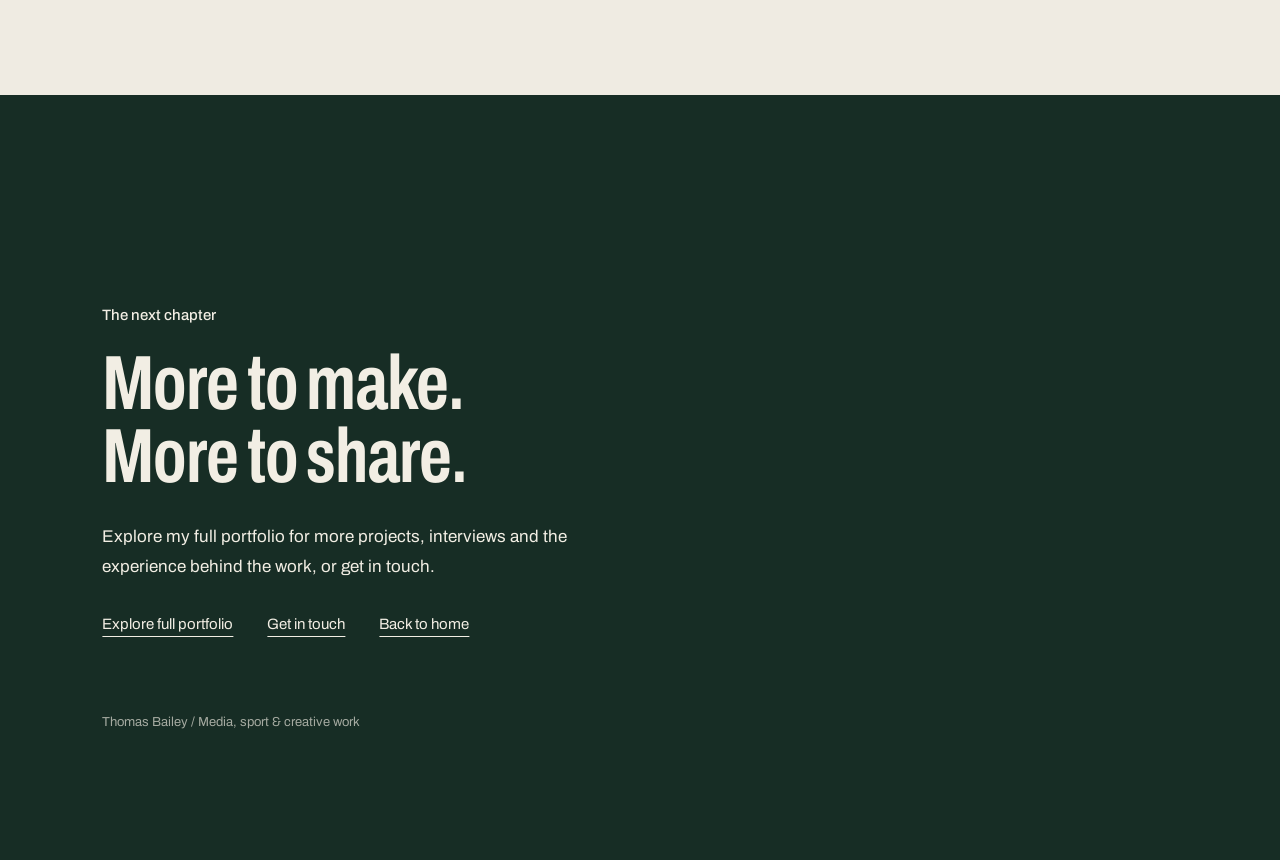
<file: work.html>
<!DOCTYPE html>
<html lang="en">
<head>
<meta charset="UTF-8">
<meta name="viewport" content="width=device-width, initial-scale=1">
<meta name="theme-color" content="#efebe2">
<meta name="description" content="Selected work by Thomas Bailey: the Lions Country Podcast, a student photography magazine and football design concepts.">
<meta property="og:type" content="website">
<meta property="og:title" content="Thomas Bailey | Selected Work">
<meta property="og:description" content="The Lions Country Podcast, a student photography magazine and football design concepts.">
<title>Thomas Bailey | Selected Work</title>

<link rel="icon" href="favicon.svg" type="image/svg+xml">
<link rel="preconnect" href="https://fonts.googleapis.com">
<link rel="preconnect" href="https://fonts.gstatic.com" crossorigin>
<link href="https://fonts.googleapis.com/css2?family=Archivo:wdth,wght@62..125,100..900&display=swap" rel="stylesheet">
<link rel="stylesheet" href="styles.css">
</head>

<body class="page-work">
<header class="site-header">
  <a class="brand" href="index.html">Thomas Bailey</a>
  <nav aria-label="Main navigation">
    <a class="nav-home" href="index.html">Home</a>
    <button id="motion" type="button" aria-pressed="false">Reduce motion</button>
    <a href="https://thomasbaileyportfolio.lovable.app" target="_blank" rel="noopener">Full portfolio</a>
  </nav>
</header>

<main>
<div class="journey" id="journey">
<div class="stage" id="stage">

<!-- SCENE 01 -->
<section class="scene portrait-scene" aria-labelledby="title">
  <div class="copy">
    <p class="eyebrow">Media / Sport / Creative work</p>
    <h1 class="display" id="title">Thomas<br>Bailey.</h1>
    <p>A three-year international scholarship recipient with experience in sports media, podcast production and editorial design.</p>
    <p class="hint">Scroll to explore my work. You control the pace: scroll slowly to look closer, or faster to move ahead.</p>
  </div>
  <div class="visual">
    <img src="6.jpg" alt="Thomas Bailey wearing headphones at a studio microphone"
         width="1440" height="1920" fetchpriority="high">
  </div>
  <span class="chapter-number">01 / The person behind the work</span>
</section>

<!-- SCENE 02 -->
<section class="scene studio" aria-labelledby="studio-title">
  <div class="copy">
    <p class="eyebrow">Audio / Production</p>
    <h2 class="display" id="studio-title">Behind the<br>conversation.</h2>
    <p>From operating the soundboard to editing audio and contributing on mic: my work with the Lions Country Podcast at Florida Memorial University.</p>
    <a class="text-link" href="podcast studio setup.jpg" target="_blank" rel="noopener">View photograph</a>
  </div>
  <div class="visual">
    <img src="podcast studio setup.jpg" alt="Podcast studio with microphones and an audio mixing desk"
         width="710" height="1112">
  </div>
  <span class="chapter-number">02 / Inside the studio</span>
</section>

<!-- SCENE 03 -->
<section class="scene podcast" aria-labelledby="podcast-title">
  <div class="copy">
    <p class="eyebrow">Lions Country Podcast</p>
    <h2 class="display" id="podcast-title">A platform<br>for voices.</h2>
    <p>Conversations, interviews and perspectives from the Florida Memorial University community.</p>
    <a class="text-link" href="lions country pod flyer.jpg" target="_blank" rel="noopener">View project poster</a>
  </div>
  <div class="visual">
    <img src="lions country pod flyer.jpg" alt="Blue and orange Lions Country Podcast promotional poster"
         width="1236" height="1600">
  </div>
  <span class="chapter-number">03 / The podcast</span>
</section>

<!-- SCENE 04 -->
<section class="scene hbcu" aria-labelledby="hbcu-title">
  <div class="copy">
    <p class="eyebrow">Episode spotlight</p>
    <h2 class="display" id="hbcu-title">Dear<br>My HBCU.</h2>
    <p>An episode from Lions Country Podcast, bringing another perspective to the university conversation.</p>
    <a class="text-link" href="dear-my-hbcu.jpg" target="_blank" rel="noopener">View episode artwork</a>
  </div>
  <div class="visual">
    <img src="dear-my-hbcu.jpg" alt="Dear My HBCU episode artwork with white lettering and flowers on blue"
         width="1600" height="1600">
  </div>
  <span class="chapter-number">04 / Episode artwork</span>
</section>

<!-- SCENE 05 -->
<section class="scene editorial" aria-labelledby="editorial-title">
  <div class="copy">
    <p class="eyebrow">Photography / Print</p>
    <h2 class="display" id="editorial-title">From an idea<br>to a printed page.</h2>
    <p>A student photography magazine created collaboratively with fellow students. A chance to bring photographs, layout and storytelling together in print.</p>
    <a class="text-link" href="editorial-publication.jpg" target="_blank" rel="noopener">View photograph</a>
  </div>
  <div class="visual">
    <img src="editorial-publication.jpg" alt="Thomas holding an open copy of the collaborative student photography magazine"
         width="1179" height="1292">
  </div>
  <span class="chapter-number">05 / The photography magazine</span>
</section>

<!-- SCENE 06 -->
<section class="scene analysis" aria-labelledby="analysis-title">
  <div class="copy">
    <p class="eyebrow">Football / Visual storytelling</p>
    <h2 class="display" id="analysis-title">One position.<br>Different styles.</h2>
    <p>A full-back comparison concept exploring how typography, player imagery and pitch graphics can make football analysis easier to follow.</p>
    <a class="text-link" href="fullback-comparison.jpg" target="_blank" rel="noopener">Open full design</a>
  </div>
  <div class="visual">
    <img src="fullback-comparison.jpg" alt="Football editorial concept comparing Achraf Hakimi and Dani Alves"
         width="739" height="1024">
  </div>
  <span class="chapter-number">06 / Editorial design concept</span>
</section>

<!-- SCENE 07 -->
<section class="scene statistics" aria-labelledby="statistics-title">
  <div class="copy">
    <p class="eyebrow">Information / Design</p>
    <h2 class="display" id="statistics-title">Making the<br>numbers visual.</h2>
    <p>A football statistics layout concept, combining charts, a shot map and a clear reading order. Presented as a design study.</p>
    <a class="text-link" href="match-statistics.jpg" target="_blank" rel="noopener">Open full design</a>
  </div>
  <div class="visual">
    <img src="match-statistics.jpg" alt="Football statistics design concept featuring Liverpool and Burnley"
         width="744" height="1024">
  </div>
  <span class="chapter-number">07 / Data design concept</span>
</section>

</div>
</div>

<!-- Scene counter with previous and next buttons (shown when motion is on). -->
<div class="pager" id="pager">
  <button id="previous" type="button" aria-label="Previous project">
    <svg viewBox="0 0 14 14" aria-hidden="true"><path d="M9 2 4 7l5 5" fill="none" stroke="currentColor" stroke-width="1.6"/></svg>
  </button>
  <span class="count" id="counter">01 / 07</span>
  <button id="next" type="button" aria-label="Next project">
    <svg viewBox="0 0 14 14" aria-hidden="true"><path d="m5 2 5 5-5 5" fill="none" stroke="currentColor" stroke-width="1.6"/></svg>
  </button>
</div>

<section class="end" id="contact">
  <p class="eyebrow">The next chapter</p>
  <h2 class="display">More to make.<br>More to share.</h2>
  <p>Explore my full portfolio for more projects, interviews and the experience behind the work, or get in touch.</p>
  <div class="links">
    <a class="text-link" href="https://thomasbaileyportfolio.lovable.app" target="_blank" rel="noopener">Explore full portfolio</a>
    <a class="text-link" href="mailto:Tom03bailey@outlook.com">Get in touch</a>
    <a class="text-link" href="index.html">Back to home</a>
  </div>
  <footer>Thomas Bailey / Media, sport &amp; creative work</footer>
</section>
</main>

<div class="progress" id="progress" aria-hidden="true"></div>

<script src="work.js"></script>
</body>
</html>
</file>
<file: styles.css>
/*
  Thomas Bailey portfolio: shared styles.

  Used by both pages:
    index.html  (home)        -> <body class="page-home">
    work.html   (exhibition)  -> <body class="page-work">

  Sections in this file:
    1. Design tokens (colours, type, spacing)
    2. Base elements
    3. Shared pieces (header, labels, links, progress bar)
    4. Home page
    5. Exhibition page
*/

/* 1. DESIGN TOKENS ------------------------------------------------ */

:root {
  /* Colour */
  --night: #0f1210;   /* main dark background */
  --pitch: #172d25;   /* deep green */
  --paper: #efebe2;   /* warm off-white */
  --ink: #1c2a22;     /* text on paper */
  --mist: #b3b6ab;    /* secondary text on dark */
  --rule: #363a32;    /* thin lines on dark */
  --sage: #c1ce9c;    /* accent */
  --amber: #d6924e;   /* progress bar and keyboard focus */

  /* Type: one family, two widths. Condensed for headlines, normal for reading. */
  --display: "Archivo", "Arial Narrow", "Roboto Condensed", "Helvetica Neue", Arial, sans-serif;
  --text: "Archivo", system-ui, -apple-system, "Segoe UI", Roboto, Arial, sans-serif;

  --size-small: 0.8125rem;                        /* 13px */
  --size-body: 1.0625rem;                         /* 17px */
  --size-lead: clamp(1.0625rem, 1.35vw, 1.25rem);
  --size-h3: clamp(1.5rem, 3.4vw, 3.25rem);
  --size-h2: clamp(2.5rem, 6vw, 6.25rem);
  --size-h1: clamp(4.5rem, 11vw, 11.25rem);

  /* Spacing */
  --gutter: clamp(20px, 5vw, 76px);
  --section: clamp(72px, 11vw, 150px);
}

/* 2. BASE ELEMENTS ------------------------------------------------ */

*,
*::before,
*::after { box-sizing: border-box; }

html {
  background: var(--night);
  scroll-padding-top: 88px;
  -webkit-text-size-adjust: 100%;
  text-size-adjust: 100%;
}

body {
  margin: 0;
  background: var(--night);
  color: var(--paper);
  font-family: var(--text);
  font-size: var(--size-body);
  line-height: 1.6;
  -webkit-font-smoothing: antialiased;
  text-rendering: optimizeLegibility;
}

img { display: block; max-width: 100%; }
a { color: inherit; }
button { font: inherit; color: inherit; }
h1, h2, h3, p, figure { margin: 0; }

:focus-visible {
  outline: 2px solid var(--amber);
  outline-offset: 6px;
}

/* 3. SHARED PIECES ------------------------------------------------ */

/* Condensed headline style used across both pages. */
.display {
  font-family: var(--display);
  font-stretch: 68%;
  font-weight: 650;
  line-height: 0.96;
  letter-spacing: -0.012em;
  text-wrap: balance;
}

/* Small label above a section, for example "01 / Introduction". */
.label {
  font-size: var(--size-small);
  line-height: 1.5;
  font-variant-numeric: tabular-nums;
  color: var(--mist);
}

.site-header {
  position: fixed;
  inset: 0 0 auto;
  z-index: 50;
  display: flex;
  align-items: center;
  justify-content: space-between;
  gap: 20px;
  padding: 22px var(--gutter);
}

.brand {
  font-family: var(--display);
  font-stretch: 80%;
  font-weight: 700;
  font-size: 1.1875rem;
  letter-spacing: -0.01em;
  text-decoration: none;
  white-space: nowrap;
}

.nowrap { white-space: nowrap; }

.site-header nav {
  display: flex;
  align-items: center;
  gap: clamp(14px, 2.2vw, 30px);
}

.site-header nav a,
.site-header nav button {
  font-size: 0.875rem;
  text-decoration: none;
  white-space: nowrap;
}

.site-header nav button {
  padding: 6px 0;
  border: 0;
  background: none;
  cursor: pointer;
}

.site-header nav a:hover,
.site-header nav button:hover {
  text-decoration: underline;
  text-underline-offset: 6px;
}

.text-link {
  display: inline-block;
  font-size: 0.9375rem;
  text-decoration: underline;
  text-decoration-thickness: 1px;
  text-underline-offset: 7px;
}

.text-link:hover { text-decoration-thickness: 2px; }

.progress {
  position: fixed;
  left: 0;
  bottom: 0;
  z-index: 60;
  width: 100%;
  height: 3px;
  background: var(--amber);
  transform: scaleX(0);
  transform-origin: left;
}

/* 4. HOME PAGE ---------------------------------------------------- */

.page-home .site-header {
  background: rgb(15 18 16 / 0.86);
  -webkit-backdrop-filter: blur(14px);
  backdrop-filter: blur(14px);
}

/* 4.1 Opening title card */

.hero { position: relative; }

.hero-stage {
  position: relative;
  min-height: 100svh;
  display: grid;
  place-items: center;
  overflow: hidden;
}

.hero-mark {
  display: grid;
  justify-items: center;
  gap: clamp(22px, 3.4vh, 40px);
}

.monogram {
  display: block;
  width: clamp(170px, 22vw, 300px);
  height: auto;
  color: var(--paper);
  transform-origin: 50% 50%;
}

.hero-name {
  font-size: clamp(1.75rem, 3vw, 2.75rem);
  font-stretch: 72%;
  line-height: 1;
}

.hero-corner,
.scroll-link {
  position: absolute;
  bottom: 34px;
  font-size: 0.875rem;
  line-height: 1.55;
}

.hero-corner {
  left: var(--gutter);
  max-width: 280px;
  color: var(--mist);
}

.scroll-link {
  right: var(--gutter);
  text-decoration: underline;
  text-decoration-thickness: 1px;
  text-underline-offset: 7px;
}

/* With motion on, the title card stays in place while you scroll through it. */
.motion-on .hero { height: 190svh; }

.motion-on .hero-stage {
  position: sticky;
  top: 0;
  height: 100svh;
}

.motion-on .monogram,
.motion-on .hero-name,
.motion-on .hero-corner,
.motion-on .scroll-link,
.motion-on .portrait img {
  will-change: transform, opacity;
}

/* 4.2 Introduction */

.introduction {
  padding: var(--section) var(--gutter);
  display: grid;
  grid-template-columns: minmax(0, 1.05fr) minmax(0, 0.95fr);
  align-items: center;
  gap: clamp(40px, 8vw, 130px);
}

.intro-heading {
  margin: 26px 0 34px;
  font-size: var(--size-h2);
}

.intro-copy {
  max-width: 46ch;
  color: var(--mist);
  font-size: var(--size-lead);
  line-height: 1.7;
}

.intro-copy + .intro-copy { margin-top: 20px; }

.roles {
  margin: 36px 0 0;
  padding: 22px 0 0;
  border-top: 1px solid var(--rule);
  list-style: none;
  display: flex;
  flex-wrap: wrap;
  gap: 10px 26px;
  font-size: 0.9375rem;
}

.portrait {
  justify-self: end;
  width: 100%;
  max-width: 540px;
}

.portrait-window {
  overflow: hidden;
  aspect-ratio: 3 / 4;
  background: #23261f;
}

.portrait img {
  width: 100%;
  height: 100%;
  object-fit: cover;
  object-position: 50% 54%;
}

.portrait figcaption {
  margin-top: 14px;
  color: var(--mist);
  font-size: var(--size-small);
  line-height: 1.6;
}

/* 4.3 Background */

.background {
  padding: clamp(60px, 7vw, 90px) var(--gutter) var(--section);
  border-top: 1px solid var(--rule);
}

.background-layout {
  margin-top: 44px;
  display: grid;
  grid-template-columns: minmax(0, 1fr) minmax(0, 3fr);
  gap: clamp(26px, 6vw, 90px);
}

.background-heading {
  font-family: var(--display);
  font-stretch: 72%;
  font-size: 1.5rem;
  font-weight: 650;
  line-height: 1.12;
}

.story {
  max-width: 22em;
  font-size: clamp(1.625rem, 3.5vw, 3.25rem);
  font-weight: 500;
  letter-spacing: -0.02em;
  line-height: 1.24;
  text-wrap: pretty;
}

/* Words start slightly dimmed and brighten as you read down the page. */
.motion-on .story-word { color: #868a7f; }

.story-note {
  margin-top: 36px;
  max-width: 50ch;
  color: var(--mist);
  line-height: 1.75;
}

/* 4.4 Moving project composition */

.work-gallery { position: relative; }

.gallery-stage {
  position: relative;
  min-height: 100svh;
  overflow: hidden;
  display: flex;
  flex-direction: column;
  align-items: center;
  justify-content: center;
  gap: 40px;
  padding: 110px var(--gutter) 80px;
}

.gallery-copy {
  position: relative;
  z-index: 2;
  width: min(100%, 540px);
  text-align: center;
  background: var(--night);
  padding: 28px 12px;
}

.gallery-copy h2 {
  margin: 20px 0 22px;
  font-size: clamp(2rem, 4.3vw, 4rem);
}

.gallery-copy > p:last-child {
  max-width: 320px;
  margin: 0 auto;
  color: var(--mist);
  font-size: 0.9375rem;
  line-height: 1.65;
}

/* Still layout, shown when motion is reduced or unavailable. */
.gallery-images {
  display: grid;
  grid-template-columns: repeat(3, minmax(0, 1fr));
  gap: 24px;
  align-items: center;
  width: min(100%, 980px);
}

.gallery-image img { width: 100%; height: auto; }

.gallery-instruction {
  color: var(--mist);
  font-size: var(--size-small);
  text-align: center;
}

/* Scroll-driven layout. */
.motion-on .work-gallery { height: 250svh; }

.motion-on .gallery-stage {
  position: sticky;
  top: 0;
  height: 100svh;
  display: grid;
  place-items: center;
  gap: 0;
}

.motion-on .gallery-copy { width: min(40vw, 540px); }

.motion-on .gallery-images {
  position: absolute;
  inset: 0;
  display: block;
  width: auto;
  pointer-events: none;
}

.motion-on .gallery-image {
  position: absolute;
  top: 0;
  will-change: transform;
}

.motion-on .image-one   { left: 4%;  width: 19%; }
.motion-on .image-two   { right: 5%; width: 21%; }
.motion-on .image-three { left: 8%;  width: 21%; }
.motion-on .image-four  { right: 9%; width: 17%; }
.motion-on .image-five  { left: 3%;  width: 20%; }
.motion-on .image-six   { right: 3%; width: 20%; }

.motion-on .gallery-instruction {
  position: absolute;
  left: 0;
  right: 0;
  bottom: 30px;
  z-index: 3;
}

/* 4.5 Project index */

.project-index {
  padding: clamp(70px, 8vw, 110px) var(--gutter) var(--section);
  border-top: 1px solid var(--rule);
  scroll-margin-top: 70px;
}

.index-intro { margin-bottom: 54px; }

.index-intro h2 {
  margin: 20px 0 18px;
  font-size: var(--size-h2);
}

.index-intro > p:last-child { color: var(--mist); }

.project-row {
  display: grid;
  grid-template-columns: 40px minmax(0, 1fr) 72px minmax(0, 200px);
  gap: clamp(14px, 2.4vw, 34px);
  align-items: center;
  padding: 22px 0;
  border-top: 1px solid var(--rule);
  text-decoration: none;
}

.project-row:last-child { border-bottom: 1px solid var(--rule); }

.project-number,
.project-type {
  color: var(--mist);
  font-size: var(--size-small);
  line-height: 1.5;
  font-variant-numeric: tabular-nums;
}

.project-name {
  font-size: var(--size-h3);
  line-height: 1.05;
  transition: transform 0.25s ease;
}

.project-row img {
  width: 72px;
  height: 90px;
  object-fit: cover;
  object-position: 50% 20%;
  background: #23261f;
}

.project-row:hover .project-name,
.project-row:focus-visible .project-name { color: var(--sage); }

@media (hover: hover) and (prefers-reduced-motion: no-preference) {
  .project-row:hover .project-name { transform: translateX(10px); }
}

/* 4.6 Footer */

.site-footer {
  padding: 28px var(--gutter) 34px;
  display: flex;
  flex-wrap: wrap;
  justify-content: space-between;
  gap: 14px 30px;
  border-top: 1px solid var(--rule);
  color: var(--mist);
  font-size: 0.875rem;
}

.site-footer nav {
  display: flex;
  flex-wrap: wrap;
  gap: 10px 28px;
}

.site-footer a {
  color: var(--paper);
  text-decoration: underline;
  text-decoration-thickness: 1px;
  text-underline-offset: 6px;
}

/* 4.7 Home page on small screens */

@media (max-width: 700px) {
  .site-header { padding: 18px var(--gutter); }
  .brand { font-size: 1.0625rem; }
  .site-header nav a,
  .site-header nav button { font-size: 0.8125rem; }
  /* The footer and closing section carry the contact link on phones. */
  .page-home .site-header nav .nav-contact { display: none; }

  .monogram { width: clamp(160px, 46vw, 220px); }
  .hero-corner { max-width: 190px; font-size: var(--size-small); }
  .scroll-link { font-size: var(--size-small); }

  .introduction {
    grid-template-columns: minmax(0, 1fr);
    gap: 46px;
  }
  .intro-heading { font-size: clamp(2.375rem, 11.5vw, 4rem); }
  .portrait { width: 88%; justify-self: end; }

  .background-layout { grid-template-columns: minmax(0, 1fr); }

  .gallery-images {
    grid-template-columns: repeat(2, minmax(0, 1fr));
    gap: 16px;
  }
  .motion-on .gallery-copy {
    width: 54vw;
    padding: 20px 8px;
  }
  .motion-on .gallery-copy h2 { font-size: clamp(1.5rem, 6.4vw, 2.375rem); }
  .motion-on .gallery-copy > p:last-child { font-size: var(--size-small); }
  .motion-on .gallery-image { width: 22%; }
  .motion-on .image-one,
  .motion-on .image-three,
  .motion-on .image-five { left: 2%; }
  .motion-on .image-two,
  .motion-on .image-four,
  .motion-on .image-six { right: 2%; }

  .index-intro h2 { font-size: clamp(2.375rem, 11.5vw, 4rem); }
  .project-row {
    grid-template-columns: 26px minmax(0, 1fr) 54px;
    gap: 4px 14px;
    padding: 18px 0;
  }
  .project-row img {
    grid-column: 3;
    grid-row: 1 / 3;
    width: 54px;
    height: 68px;
  }
  .project-name { font-size: 1.625rem; }
  .project-type {
    grid-column: 2;
    grid-row: 2;
  }
}

/* 5. EXHIBITION PAGE ---------------------------------------------- */

.page-work,
html:has(.page-work) { background: var(--paper); }

.page-work { color: var(--ink); }

/* White text with a blend mode stays readable over every scene colour. */
.page-work .site-header {
  color: #fff;
  mix-blend-mode: difference;
}

/* 5.1 Scenes */

.scene {
  position: relative;
  min-height: 100svh;
  padding: 112px 6vw 78px;
  display: grid;
  grid-template-columns: minmax(0, 1fr) minmax(0, 1.15fr);
  align-items: center;
  gap: 6vw;
  overflow: hidden;
  background: var(--scene-bg, var(--paper));
  color: var(--scene-color, var(--ink));
}

.scene .eyebrow {
  margin-bottom: 20px;
  font-size: 0.9375rem;
  font-weight: 500;
}

/* Headlines also respect the height of the screen, so short laptops fit. */
.scene h1 { font-size: min(var(--size-h1), 19svh); line-height: 0.9; }
.scene h2 { font-size: min(var(--size-h2), 12svh); }

.scene .copy p:not(.eyebrow) {
  max-width: 40ch;
  margin-top: 26px;
  font-size: var(--size-lead);
  line-height: 1.65;
}

.scene .copy p.hint {
  max-width: 42ch;
  padding-left: 16px;
  border-left: 1px solid currentColor;
  font-size: 0.9375rem;
  opacity: 0.8;
}

.scene .text-link { margin-top: 26px; }

.visual {
  position: relative;
  width: 100%;
  height: 68svh;
  min-height: 300px;
  display: flex;
  align-items: center;
  justify-content: center;
}

.visual img {
  width: 100%;
  height: 100%;
  object-fit: contain;
}

/* Scene colours and image treatment. */
.portrait-scene .visual {
  width: 78%;
  height: 72svh;
  justify-self: center;
}
.portrait-scene .visual img {
  object-fit: cover;
  object-position: 50% 56%;
}

.studio { --scene-bg: #172d25; --scene-color: #f2eee4; }
.studio .visual img { object-fit: cover; object-position: center; }

.podcast { --scene-bg: #e7e2d6; }
.podcast .visual img { filter: drop-shadow(0 26px 44px rgb(28 42 34 / 0.2)); }

.hbcu { --scene-bg: #1733ba; --scene-color: #fff; }

.editorial { --scene-bg: #dfd7ca; }
.editorial .visual img { object-fit: cover; }

.analysis { --scene-bg: #24372f; --scene-color: #f3eee4; }
.analysis .visual img { filter: drop-shadow(0 26px 44px rgb(0 0 0 / 0.32)); }

.statistics { --scene-bg: #ede9e1; }

.chapter-number {
  position: absolute;
  left: 6vw;
  bottom: 26px;
  font-size: var(--size-small);
  font-variant-numeric: tabular-nums;
  opacity: 0.7;
}

/* 5.2 Scene counter with previous and next buttons */

.pager {
  display: none;
  position: fixed;
  right: var(--gutter);
  bottom: 18px;
  z-index: 40;
  align-items: center;
  gap: 6px;
  color: #fff;
  mix-blend-mode: difference;
  font-size: var(--size-small);
  font-variant-numeric: tabular-nums;
  transition: opacity 0.2s ease;
}

.pager button {
  width: 34px;
  height: 34px;
  display: grid;
  place-items: center;
  padding: 0;
  border: 0;
  background: none;
  cursor: pointer;
}

.pager button:disabled { opacity: 0.35; cursor: default; }
.pager svg { width: 14px; height: 14px; }
.pager .count { min-width: 5ch; text-align: center; }

/* 5.3 Closing section */

.end {
  min-height: 85svh;
  padding: 120px 8vw 40px;
  display: flex;
  flex-direction: column;
  justify-content: center;
  background: var(--pitch);
  color: #f2eee4;
}

.end .eyebrow { font-size: 0.9375rem; font-weight: 500; }

.end h2 {
  max-width: 12em;
  margin: 20px 0 28px;
  font-size: var(--size-h2);
}

.end p:not(.eyebrow) { max-width: 54ch; line-height: 1.75; }

.end .links {
  margin-top: 30px;
  display: flex;
  flex-wrap: wrap;
  gap: 14px 34px;
}

.end footer {
  margin-top: 76px;
  font-size: var(--size-small);
  opacity: 0.65;
}

/* 5.4 Scroll-driven version. These rules switch on once the script has started. */

.animated .journey { height: var(--journey-height); }

.animated .stage {
  position: sticky;
  top: 0;
  height: 100svh;
  overflow: hidden;
  isolation: isolate;
}

.animated .scene {
  position: absolute;
  inset: 0;
  height: 100%;
  min-height: 0;
}

.animated .visual {
  transform-origin: 50% 55%;
  will-change: transform, opacity;
}

.animated .copy { will-change: transform, opacity; }
.animated .pager { display: flex; }

/* Each new scene arrives through a silhouette that grows from a small symbol. */
.animated .scene:not(:first-child) {
  -webkit-mask-image: var(--reveal-mask);
  mask-image: var(--reveal-mask);
  -webkit-mask-repeat: no-repeat;
  mask-repeat: no-repeat;
  -webkit-mask-position: center;
  mask-position: center;
  -webkit-mask-size: 0 0;
  mask-size: 0 0;
  will-change: mask-size, opacity;
}

.transition-symbol { display: none; }

.animated .transition-symbol {
  display: block;
  position: absolute;
  width: var(--symbol-size, 64px);
  height: var(--symbol-size, 64px);
  background: currentColor;
  pointer-events: none;
  transform: translate(-50%, -50%);
  -webkit-mask: var(--symbol-mask) center / contain no-repeat;
  mask: var(--symbol-mask) center / contain no-repeat;
}

/* 5.5 Exhibition on phones and upright tablets */

@media (max-width: 900px) {
  .scene {
    grid-template-columns: minmax(0, 1fr);
    grid-template-rows: auto minmax(0, 1fr);
    align-content: center;
    gap: 22px;
    padding: 88px 7vw 62px;
  }
  .scene h1 { font-size: clamp(3.5rem, 17vw, 5.5rem); }
  .scene h2 { font-size: clamp(2.375rem, 11.5vw, 3.75rem); }
  .scene .eyebrow { margin-bottom: 12px; font-size: var(--size-small); }
  .scene .copy p:not(.eyebrow) {
    max-width: 54ch;
    margin-top: 14px;
    font-size: clamp(0.9375rem, 2.1vw, 1.125rem);
    line-height: 1.5;
  }
  .scene .copy p.hint { font-size: var(--size-small); }
  .scene .text-link { margin-top: 12px; font-size: 0.875rem; }

  .visual,
  .portrait-scene .visual {
    width: 100%;
    height: 100%;
    min-height: 0;
  }
  .portrait-scene .visual { width: 76%; }
  body:not(.animated) .visual { height: 55svh; }

  .chapter-number { left: 7vw; bottom: 24px; }
  .pager { right: 4vw; bottom: 14px; }
  .end { padding: 96px 7vw 34px; }
}

/* Narrow phones: keep the header and the bottom row uncrowded. */
@media (max-width: 480px) {
  .site-header nav { gap: 12px; }
  .page-work .site-header nav .nav-home { display: none; }

  /* The chapter label already carries the scene number. */
  .pager .count { display: none; }
  .animated .chapter-number {
    max-width: calc(86vw - 96px);
    overflow: hidden;
    white-space: nowrap;
    text-overflow: ellipsis;
  }
}

@media (max-width: 350px) {
  .brand { font-size: 1rem; }
  .site-header nav { gap: 10px; }
  .site-header nav a,
  .site-header nav button { font-size: 0.75rem; }
}

/* Short laptop screens. */
@media (max-height: 760px) and (min-width: 901px) {
  .scene { padding-top: 88px; padding-bottom: 60px; }
  .scene .copy p:not(.eyebrow) { margin-top: 16px; font-size: 1rem; }
  .scene .copy p.hint { font-size: 0.875rem; }
  .scene .text-link { margin-top: 18px; }
  .visual,
  .portrait-scene .visual { height: 66svh; }
}

/* Printing or saving as PDF gives a plain, readable version. */
@media print {
  .site-header, .progress, .pager, .transition-symbol { display: none !important; }
}
</file>
